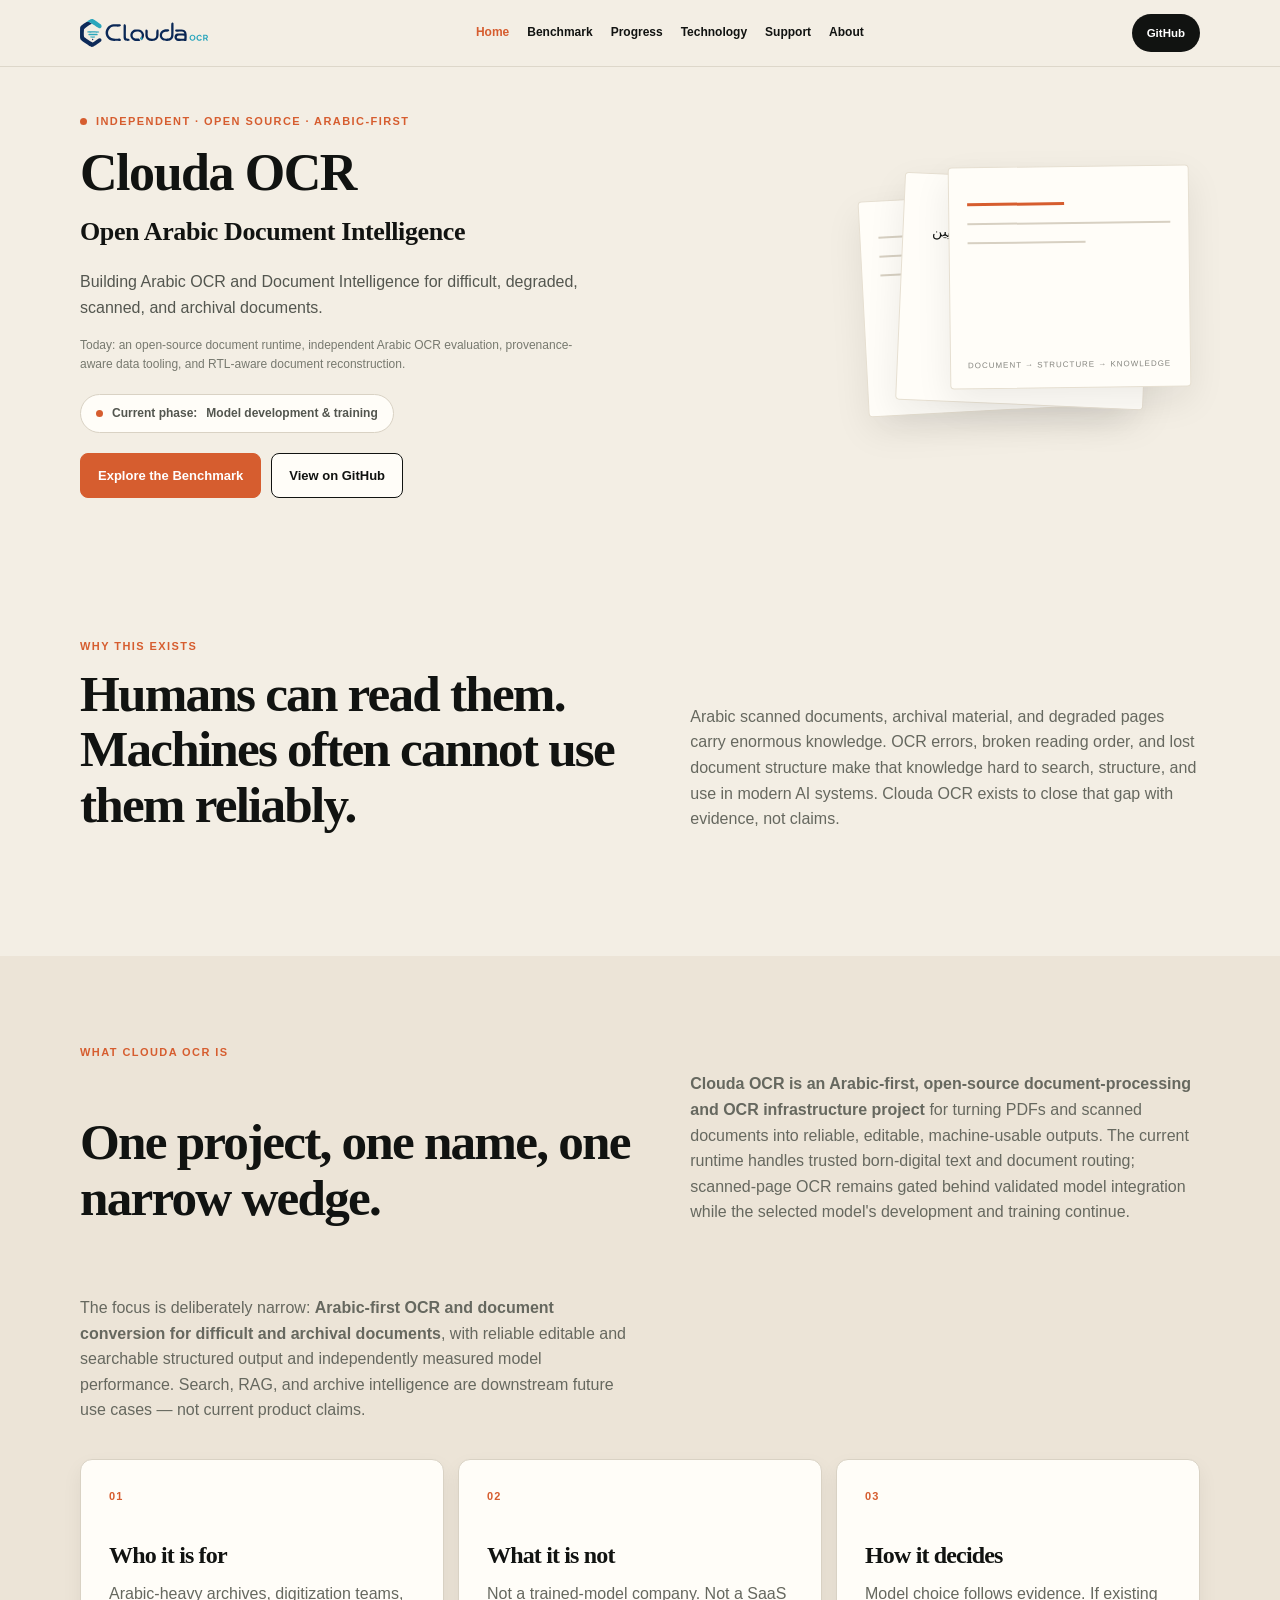
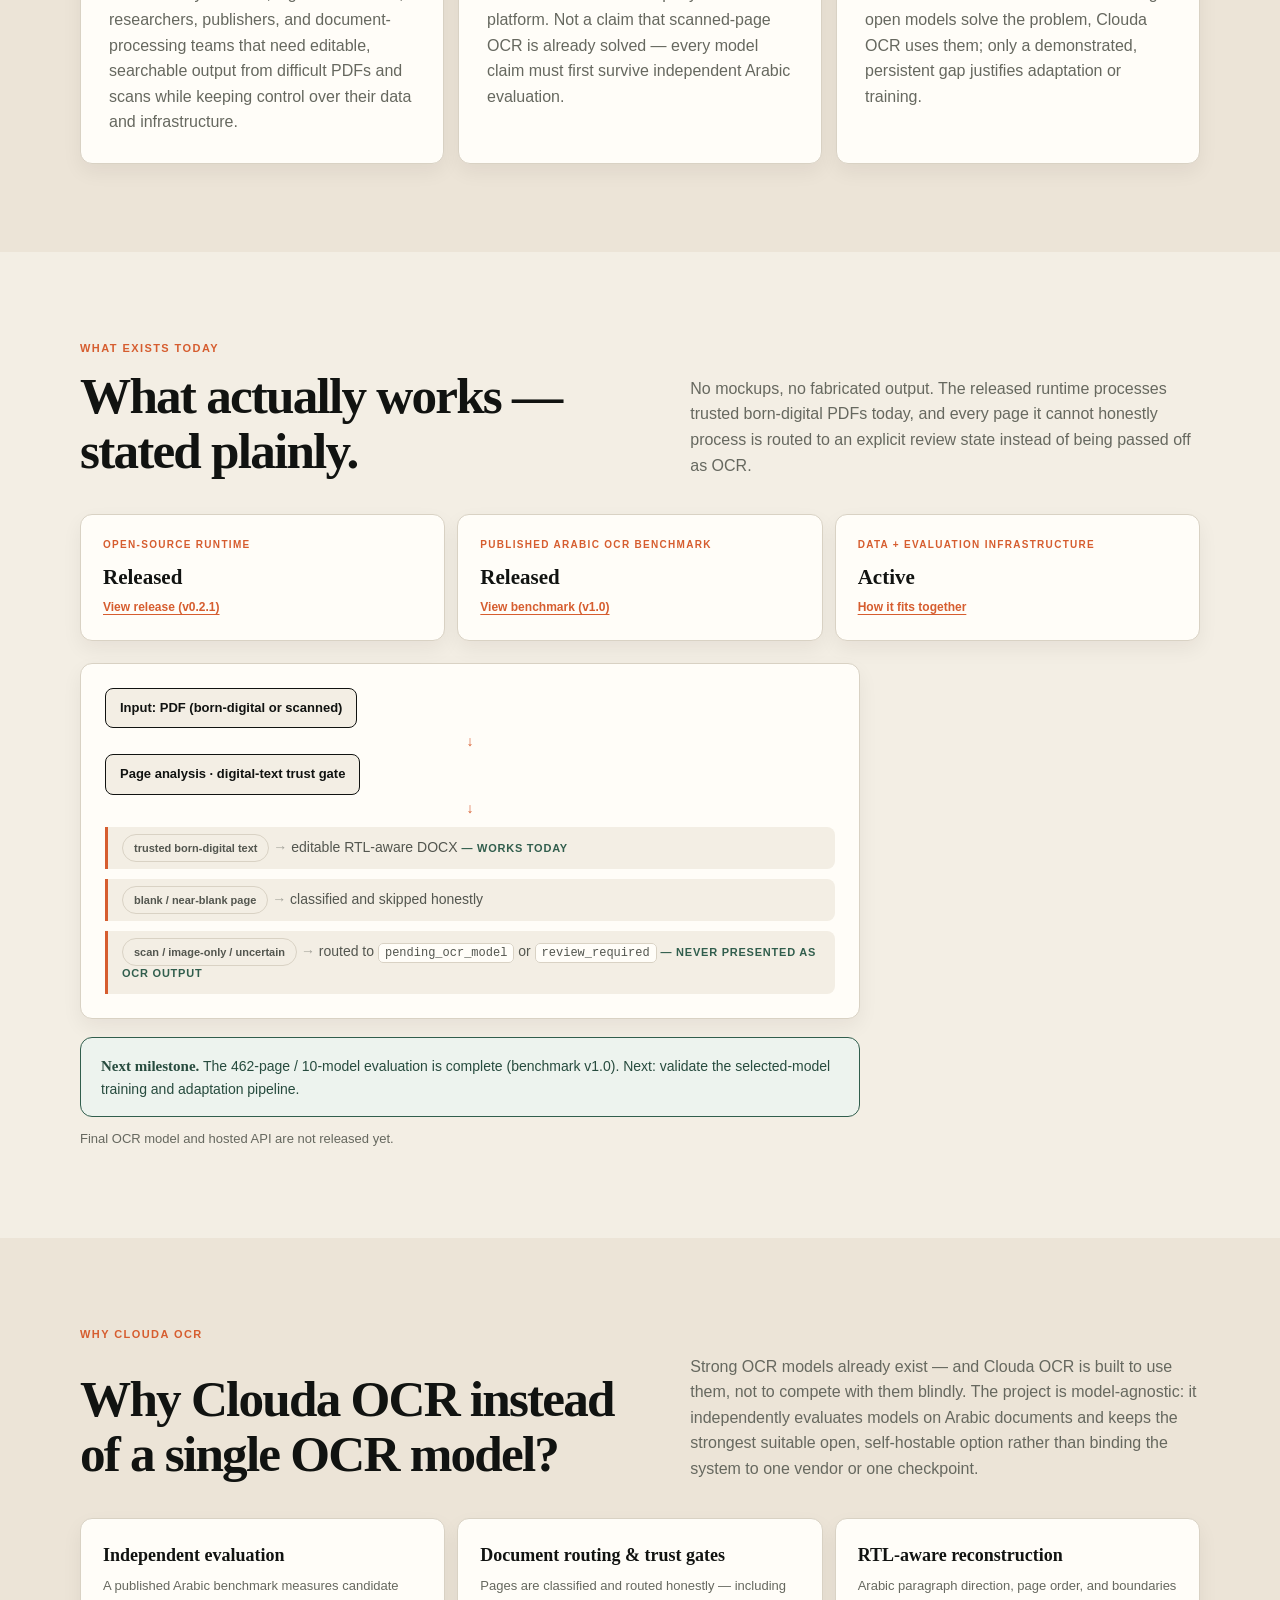
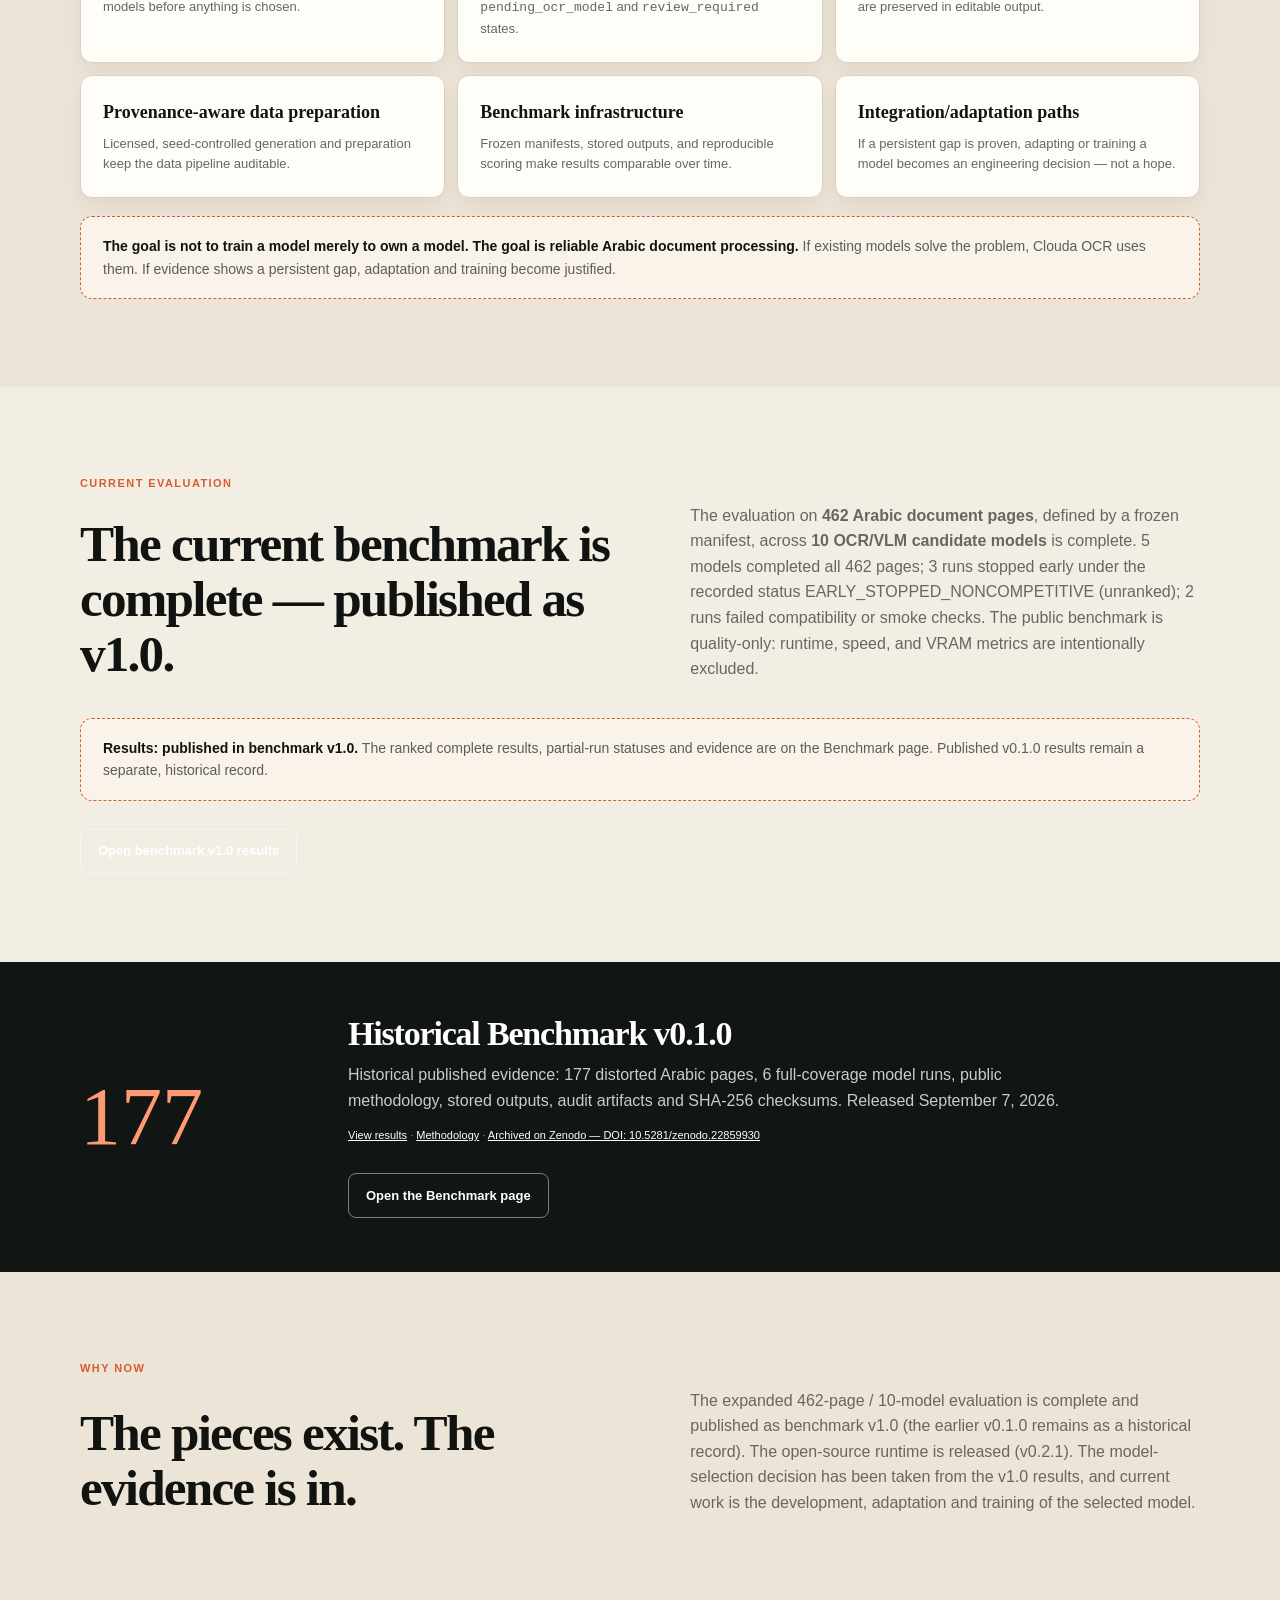
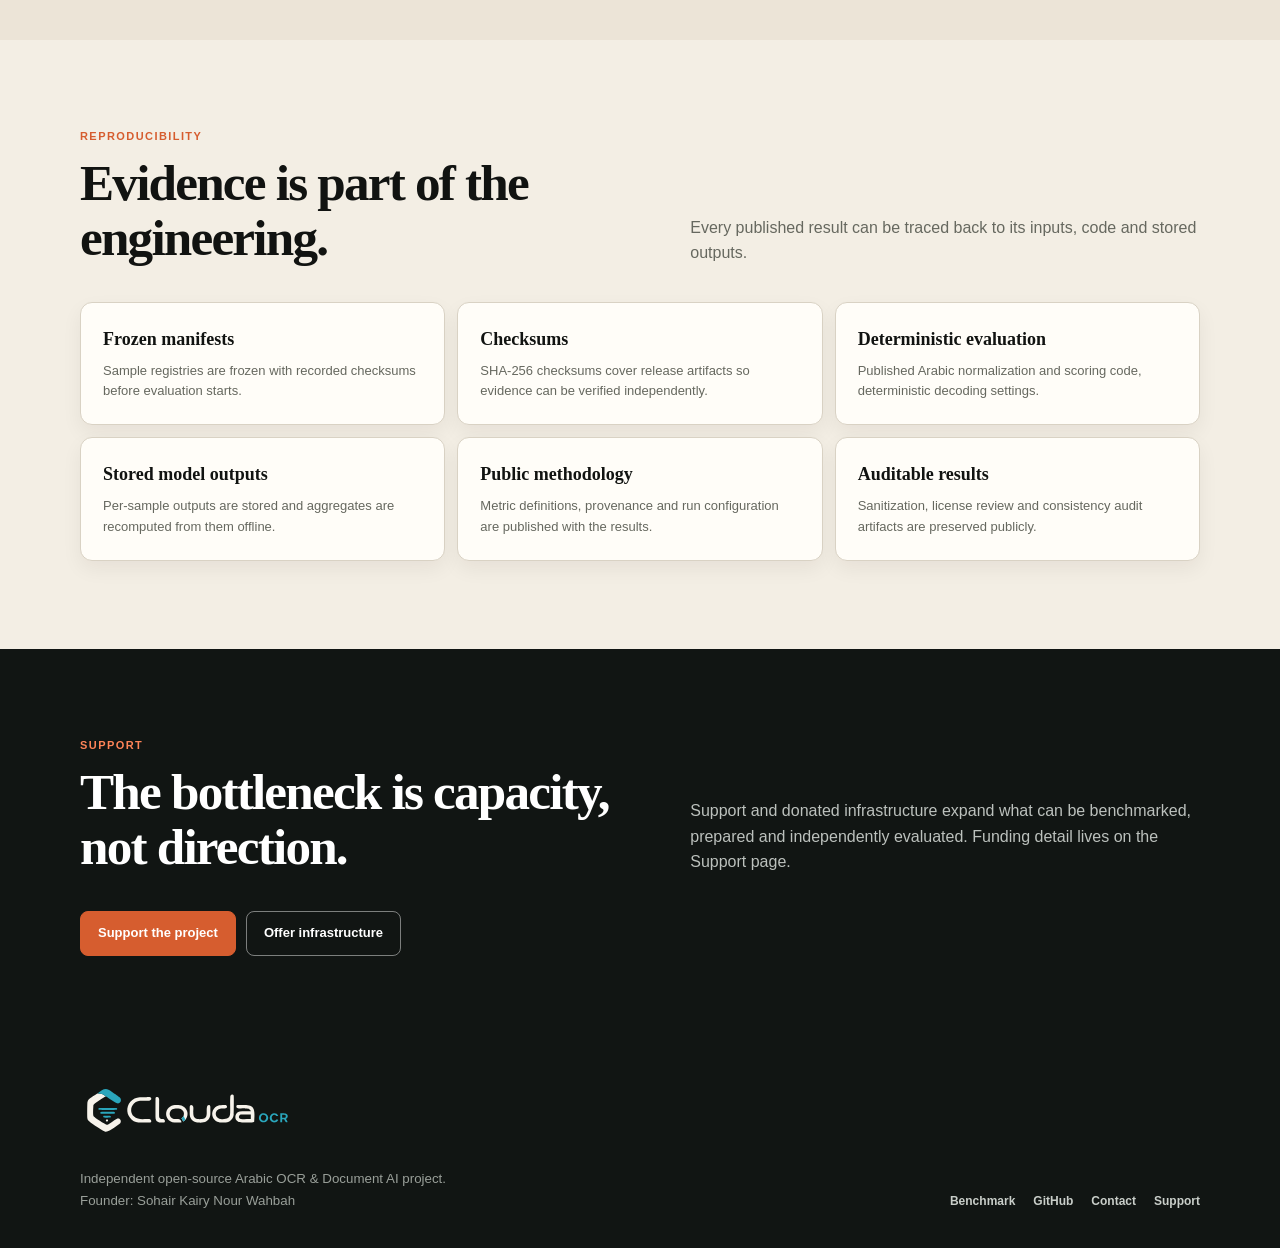
<file: index.html>
<!doctype html>
<html lang="en">
<head>
<meta charset="utf-8">
<meta name="viewport" content="width=device-width,initial-scale=1">
<title>Clouda OCR — Open Arabic Document Intelligence</title>
<meta name="description" content="Clouda OCR is an Arabic-first, open-source document-processing and OCR infrastructure project: a released open-source runtime, an independent Arabic OCR benchmark, and evidence-driven model selection.">
<meta property="og:title" content="Clouda OCR — Open Arabic Document Intelligence">
<meta property="og:description" content="Building Arabic OCR and Document Intelligence for difficult, degraded, scanned, and archival documents — on a released open-source runtime and an independent Arabic OCR benchmark.">
<meta property="og:type" content="website">
<meta property="og:site_name" content="Clouda OCR">
<link rel="canonical" href="https://cloudaocr.xyz/">
<link rel="icon" type="image/png" sizes="32x32" href="assets/favicon-32.png">
<link rel="apple-touch-icon" sizes="180x180" href="assets/favicon-180.png">
<meta property="og:image" content="https://cloudaocr.xyz/assets/social-preview.jpg">
<meta property="og:image:width" content="1200">
<meta property="og:image:height" content="630">
<meta name="twitter:card" content="summary_large_image">
<meta name="twitter:image" content="https://cloudaocr.xyz/assets/social-preview.jpg">
<link rel="stylesheet" href="styles.css">
<script defer src="site.js"></script>
</head>
<body>
<nav>
  <div class="wrap navin">
    <a class="brand brand-logo" href="index.html" aria-label="Clouda OCR home"><img src="assets/logo-main.svg" alt="Clouda OCR"></a>
    <div class="links">
      <a class="active" aria-current="page" href="index.html">Home</a>
      <a class="" href="benchmark.html">Benchmark</a>
      <a class="" href="progress.html">Progress</a>
      <a class="" href="technology.html">Technology</a>
      <a class="" href="support.html">Support</a>
      <a class="" href="about.html">About</a>
    </div>
    <a class="navcta" href="https://github.com/sahrasayed3-crypto/clouda-ocr" target="_blank" rel="noopener noreferrer">GitHub</a>
    <button class="mobile-menu-btn" aria-label="Open navigation" aria-expanded="false"><span></span><span></span><span></span></button>
    <div class="mobile-menu">
      <a href="index.html">Home</a>
      <a href="benchmark.html">Benchmark</a>
      <a href="progress.html">Progress</a>
      <a href="technology.html">Technology</a>
      <a href="support.html">Support</a>
      <a href="about.html">About</a>
      <a class="support-link" href="https://github.com/sahrasayed3-crypto/clouda-ocr" target="_blank" rel="noopener noreferrer">GitHub</a>
    </div>
  </div>
</nav>

<header class="hero">
  <div class="wrap herogrid">
    <div>
      <div class="eyebrow"><i></i>Independent · Open Source · Arabic-First</div>
      <h1>Clouda OCR</h1>
      <p class="subtitle">Open Arabic Document Intelligence</p>
      <p class="lead">Building Arabic OCR and Document Intelligence for difficult, degraded, scanned, and archival documents.</p>
      <div class="micro">Today: an open-source document runtime, independent Arabic OCR evaluation, provenance-aware data tooling, and RTL-aware document reconstruction.</div>
      <div class="phase-chip"><i></i>Current phase: <strong data-status="project_phase">Model development &amp; training</strong></div>
      <div class="actions">
        <a class="btn primary" href="benchmark.html">Explore the Benchmark</a>
        <a class="btn light" href="https://github.com/sahrasayed3-crypto/clouda-ocr" target="_blank" rel="noopener noreferrer">View on GitHub</a>
      </div>
    </div>
    <div class="docstack">
      <div class="sheet a"><div class="rule"></div><div class="rule short"></div><div class="rule"></div></div>
      <div class="sheet b"><div class="arabic" lang="ar" dir="rtl">المعرفة العربية موجودة في ملايين الصفحات والكتب والوثائق، لكن الوصول الآلي إليها ما زال صعبًا.</div></div>
      <div class="sheet c"><div class="rule orange"></div><div class="rule"></div><div class="rule short"></div><span class="corner">document → structure → knowledge</span></div>
    </div>
  </div>
</header>

<section>
  <div class="wrap">
    <div class="kicker">Why this exists</div>
    <div class="sectionhead">
      <h2>Humans can read them. Machines often cannot use them reliably.</h2>
      <p>Arabic scanned documents, archival material, and degraded pages carry enormous knowledge. OCR errors, broken reading order, and lost document structure make that knowledge hard to search, structure, and use in modern AI systems. Clouda OCR exists to close that gap with evidence, not claims.</p>
    </div>
  </div>
</section>

<section class="progress">
  <div class="wrap">
    <div class="kicker">What Clouda OCR is</div>
    <div class="sectionhead">
      <h2>One project, one name, one narrow wedge.</h2>
      <p><strong>Clouda OCR is an Arabic-first, open-source document-processing and OCR infrastructure project</strong> for turning PDFs and scanned documents into reliable, editable, machine-usable outputs. The current runtime handles trusted born-digital text and document routing; scanned-page OCR remains gated behind validated model integration while the selected model's development and training continue.</p>
      <p style="margin-top:12px">The focus is deliberately narrow: <strong>Arabic-first OCR and document conversion for difficult and archival documents</strong>, with reliable editable and searchable structured output and independently measured model performance. Search, RAG, and archive intelligence are downstream future use cases — not current product claims.</p>
    </div>
    <div class="cards3">
      <div class="card"><div class="num">01</div><h3>Who it is for</h3><p>Arabic-heavy archives, digitization teams, researchers, publishers, and document-processing teams that need editable, searchable output from difficult PDFs and scans while keeping control over their data and infrastructure.</p></div>
      <div class="card"><div class="num">02</div><h3>What it is not</h3><p>Not a trained-model company. Not a SaaS platform. Not a claim that scanned-page OCR is already solved — every model claim must first survive independent Arabic evaluation.</p></div>
      <div class="card"><div class="num">03</div><h3>How it decides</h3><p>Model choice follows evidence. If existing open models solve the problem, Clouda OCR uses them; only a demonstrated, persistent gap justifies adaptation or training.</p></div>
    </div>
  </div>
</section>

<section>
  <div class="wrap">
    <div class="kicker">What exists today</div>
    <div class="sectionhead">
      <h2>What actually works — stated plainly.</h2>
      <p>No mockups, no fabricated output. The released runtime processes trusted born-digital PDFs today, and every page it cannot honestly process is routed to an explicit review state instead of being passed off as OCR.</p>
    </div>
    <div class="status-grid">
      <div class="status-card">
        <span class="kick">Open-source runtime</span>
        <strong>Released</strong>
        <a class="releaselink" href="https://github.com/sahrasayed3-crypto/clouda-ocr/releases/tag/v0.2.1" target="_blank" rel="noopener noreferrer">View release (v0.2.1)</a>
      </div>
      <div class="status-card">
        <span class="kick">Published Arabic OCR benchmark</span>
        <strong>Released</strong>
        <a class="releaselink" href="benchmark.html">View benchmark (v1.0)</a>
      </div>
      <div class="status-card">
        <span class="kick">Data + evaluation infrastructure</span>
        <strong>Active</strong>
        <a class="releaselink" href="technology.html">How it fits together</a>
      </div>
    </div>
    <div class="pipeline">
      <div class="pipe-node">Input: PDF (born-digital or scanned)</div>
      <div class="pipe-arrow">↓</div>
      <div class="pipe-node">Page analysis · digital-text trust gate</div>
      <div class="pipe-arrow">↓</div>
      <div class="pipe-branch">
        <div class="pipe-branch-item"><span class="pill">trusted born-digital text</span> <span class="arrow">→</span> editable RTL-aware DOCX <em>— works today</em></div>
        <div class="pipe-branch-item"><span class="pill">blank / near-blank page</span> <span class="arrow">→</span> classified and skipped honestly</div>
        <div class="pipe-branch-item"><span class="pill">scan / image-only / uncertain</span> <span class="arrow">→</span> routed to <code>pending_ocr_model</code> or <code>review_required</code> <em>— never presented as OCR output</em></div>
      </div>
    </div>
    <div class="nextmilestone">
      <b>Next milestone.</b> The <span data-status="current_benchmark.pages">462</span>-page / <span data-status="current_benchmark.models">10</span>-model evaluation is complete (benchmark v1.0). Next: validate the selected-model training and adaptation pipeline.
    </div>
    <p class="quietline">Final OCR model and hosted API are not released yet.</p>
  </div>
</section>

<section class="progress">
  <div class="wrap">
    <div class="kicker">Why Clouda OCR</div>
    <div class="sectionhead">
      <h2>Why Clouda OCR instead of a single OCR model?</h2>
      <p>Strong OCR models already exist — and Clouda OCR is built to use them, not to compete with them blindly. The project is model-agnostic: it independently evaluates models on Arabic documents and keeps the strongest suitable open, self-hostable option rather than binding the system to one vendor or one checkpoint.</p>
    </div>
    <div class="mini-grid">
      <div class="mini-card"><b>Independent evaluation</b><span>A published Arabic benchmark measures candidate models before anything is chosen.</span></div>
      <div class="mini-card"><b>Document routing &amp; trust gates</b><span>Pages are classified and routed honestly — including <code>pending_ocr_model</code> and <code>review_required</code> states.</span></div>
      <div class="mini-card"><b>RTL-aware reconstruction</b><span>Arabic paragraph direction, page order, and boundaries are preserved in editable output.</span></div>
      <div class="mini-card"><b>Provenance-aware data preparation</b><span>Licensed, seed-controlled generation and preparation keep the data pipeline auditable.</span></div>
      <div class="mini-card"><b>Benchmark infrastructure</b><span>Frozen manifests, stored outputs, and reproducible scoring make results comparable over time.</span></div>
      <div class="mini-card"><b>Integration/adaptation paths</b><span>If a persistent gap is proven, adapting or training a model becomes an engineering decision — not a hope.</span></div>
    </div>
    <div class="results-banner" style="margin-top:18px"><strong>The goal is not to train a model merely to own a model. The goal is reliable Arabic document processing.</strong> If existing models solve the problem, Clouda OCR uses them. If evidence shows a persistent gap, adaptation and training become justified.</div>
  </div>
</section>

<section>
  <div class="wrap">
    <div class="kicker">Current evaluation</div>
    <div class="sectionhead">
      <h2>The current benchmark is complete — published as v1.0.</h2>
      <p>The evaluation on <strong><span data-status="current_benchmark.pages">462</span> Arabic document pages</strong>, defined by a frozen manifest, across <strong><span data-status="current_benchmark.models">10</span> OCR/VLM candidate models</strong> is complete. <span data-status="current_benchmark.models_completed">5</span> models completed all 462 pages; <span data-status="current_benchmark.partial_runs">3</span> runs stopped early under the recorded status EARLY_STOPPED_NONCOMPETITIVE (unranked); <span data-status="current_benchmark.failed_runs">2</span> runs failed compatibility or smoke checks. The public benchmark is quality-only: runtime, speed, and VRAM metrics are intentionally excluded.</p>
    </div>
    <div class="results-banner"><strong>Results: published in benchmark v1.0.</strong> The ranked complete results, partial-run statuses and evidence are on the <a href="benchmark.html#current-evaluation">Benchmark page</a>. Published v0.1.0 results remain a separate, historical record.</div>
    <div class="actions"><a class="btn ghost" href="benchmark.html#current-evaluation">Open benchmark v1.0 results</a></div>
  </div>
</section>

<section class="proof">
  <div class="wrap proofgrid">
    <div class="bigstat"><span data-status="published_benchmark.pages">177</span></div>
    <div>
      <h2>Historical Benchmark v0.1.0</h2>
      <p>Historical published evidence: <span data-status="published_benchmark.pages">177</span> distorted Arabic pages, <span data-status="published_benchmark.models_full_coverage">6</span> full-coverage model runs, public methodology, stored outputs, audit artifacts and SHA-256 checksums. Released <span data-status="published_benchmark.released">September 7, 2026</span>.</p>
      <div class="source"><a href="https://github.com/sahrasayed3-crypto/clouda-ocr-benchmark/blob/main/RESULTS.md" target="_blank" rel="noopener noreferrer">View results</a> · <a href="https://github.com/sahrasayed3-crypto/clouda-ocr-benchmark/blob/main/METHODOLOGY.md" target="_blank" rel="noopener noreferrer">Methodology</a> · <a href="https://doi.org/10.5281/zenodo.22859930" target="_blank" rel="noopener noreferrer">Archived on Zenodo — DOI: <span data-status="published_benchmark.doi">10.5281/zenodo.22859930</span></a></div>
      <div class="actions"><a class="btn ghost" href="benchmark.html#published-benchmark">Open the Benchmark page</a></div>
    </div>
  </div>
</section>

<section class="progress">
  <div class="wrap">
    <div class="kicker">Why now</div>
    <div class="sectionhead">
      <h2>The pieces exist. The evidence is in.</h2>
      <p>The expanded <span data-status="current_benchmark.pages">462</span>-page / <span data-status="current_benchmark.models">10</span>-model evaluation is complete and published as benchmark v1.0 (the earlier v0.1.0 remains as a historical record). The open-source runtime is released (v0.2.1). The model-selection decision has been taken from the v1.0 results, and current work is the development, adaptation and training of the selected model.</p>
    </div>
  </div>
</section>

<section>
  <div class="wrap">
    <div class="kicker">Reproducibility</div>
    <div class="sectionhead">
      <h2>Evidence is part of the engineering.</h2>
      <p>Every published result can be traced back to its inputs, code and stored outputs.</p>
    </div>
    <div class="mini-grid">
      <div class="mini-card"><b>Frozen manifests</b><span>Sample registries are frozen with recorded checksums before evaluation starts.</span></div>
      <div class="mini-card"><b>Checksums</b><span>SHA-256 checksums cover release artifacts so evidence can be verified independently.</span></div>
      <div class="mini-card"><b>Deterministic evaluation</b><span>Published Arabic normalization and scoring code, deterministic decoding settings.</span></div>
      <div class="mini-card"><b>Stored model outputs</b><span>Per-sample outputs are stored and aggregates are recomputed from them offline.</span></div>
      <div class="mini-card"><b>Public methodology</b><span>Metric definitions, provenance and run configuration are published with the results.</span></div>
      <div class="mini-card"><b>Auditable results</b><span>Sanitization, license review and consistency audit artifacts are preserved publicly.</span></div>
    </div>
  </div>
</section>

<section class="scale">
  <div class="wrap">
    <div class="kicker">Support</div>
    <div class="sectionhead">
      <h2>The bottleneck is capacity, not direction.</h2>
      <p>Support and donated infrastructure expand what can be benchmarked, prepared and independently evaluated. Funding detail lives on the Support page.</p>
    </div>
    <div class="actions">
      <a class="btn primary" href="support.html#financial-support">Support the project</a>
      <a class="btn ghost" href="support.html#infrastructure-support">Offer infrastructure</a>
    </div>
  </div>
</section>

<footer>
  <div class="wrap foot">
    <div>
      <a class="footer-logo" href="index.html" aria-label="Clouda OCR home"><img src="assets/logo-dark.svg" alt="Clouda OCR"></a>
      <small>Independent open-source Arabic OCR &amp; Document AI project.<br>Founder: Sohair Kairy Nour Wahbah</small>
    </div>
    <div class="footlinks">
      <a href="benchmark.html">Benchmark</a>
      <a href="https://github.com/sahrasayed3-crypto/clouda-ocr" target="_blank" rel="noopener noreferrer">GitHub</a>
      <a data-contact-type="general" href="https://mail.google.com/mail/?view=cm&fs=1&to=contact%40cloudaocr.xyz&su=Clouda+OCR+%E2%80%94+General+Inquiry&body=Hello%2C%0A%0AI%27m+contacting+Clouda+OCR+regarding+a+general+inquiry.%0A%0ADetails%3A%0A%0A" target="_blank" rel="noopener noreferrer">Contact</a>
      <a href="support.html#financial-support">Support</a>
    </div>
  </div>
</footer>
</body>
</html>
</file>
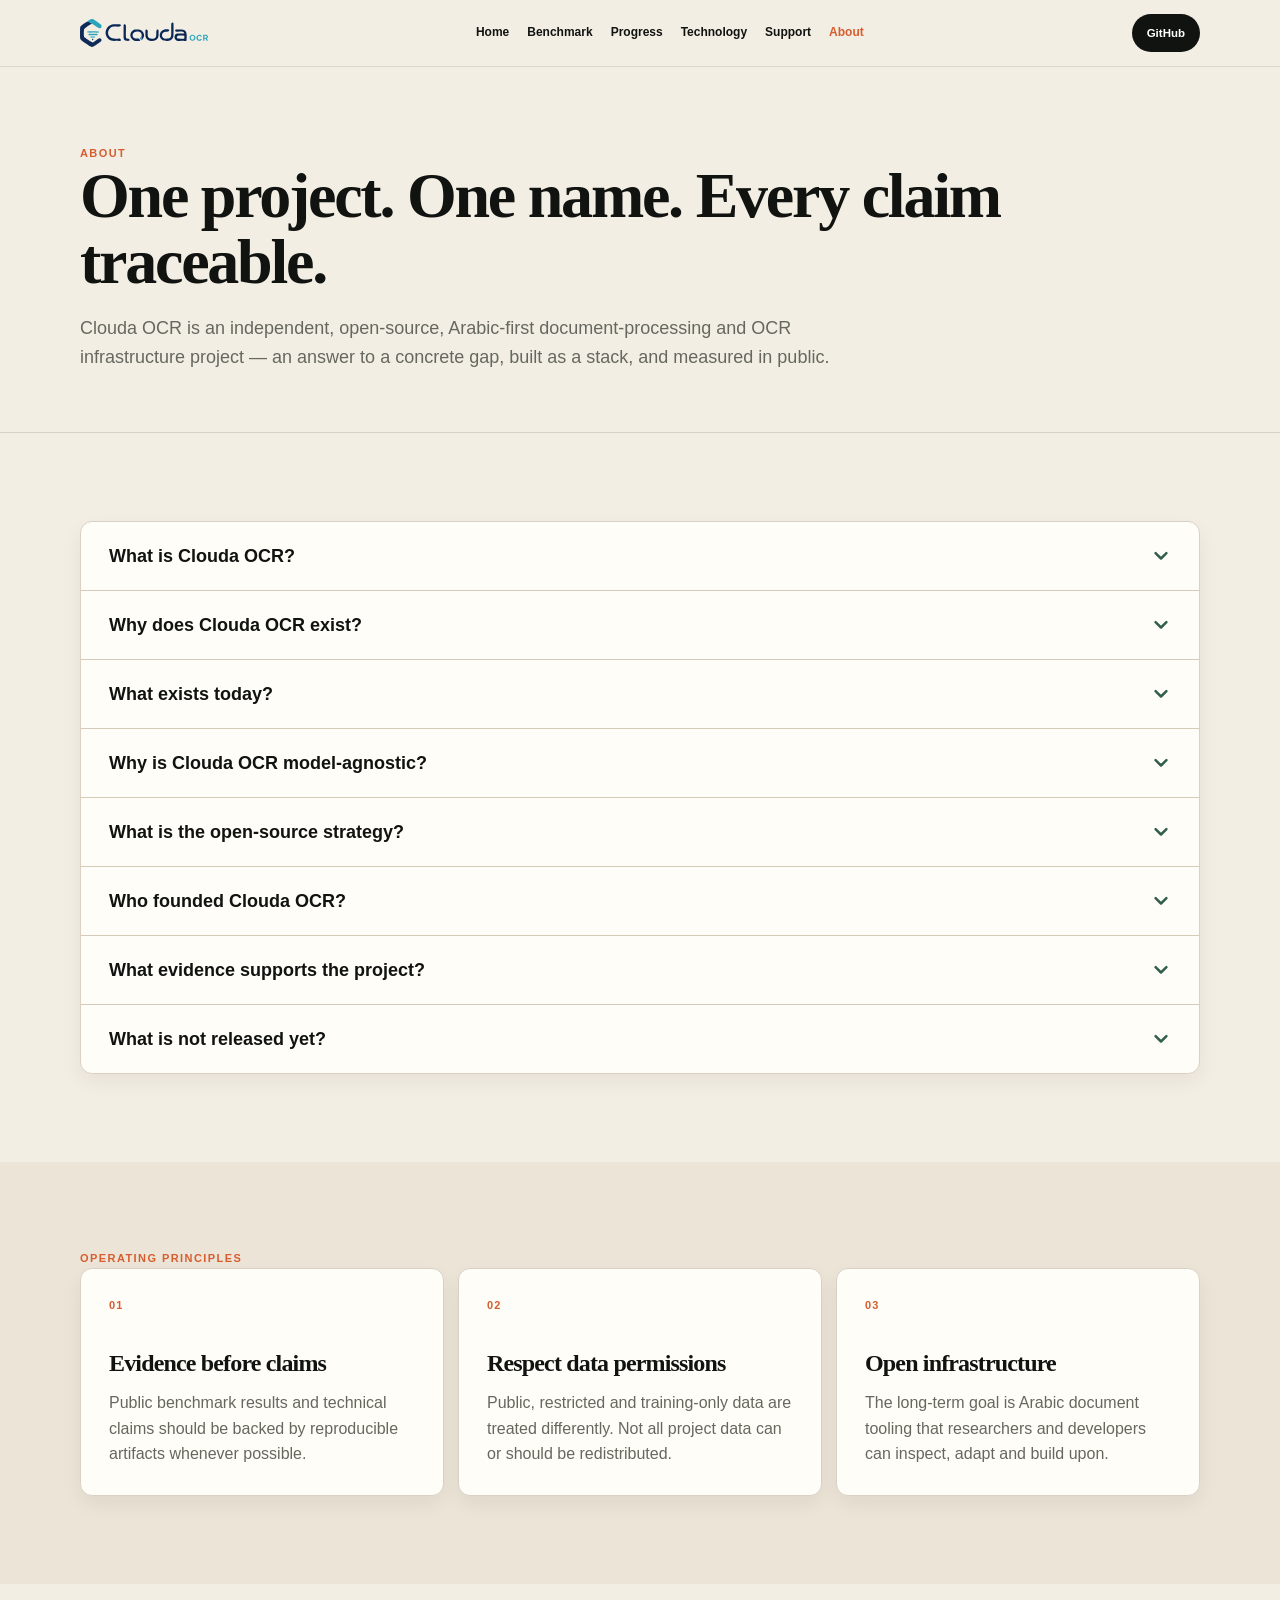
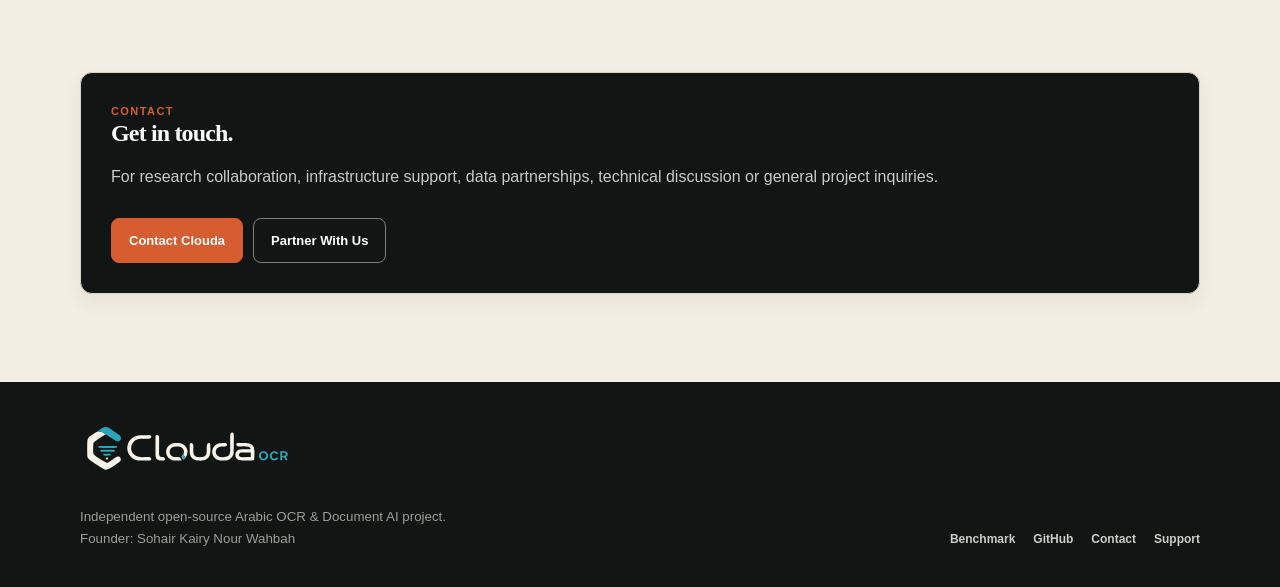
<file: about.html>
<!doctype html>
<html lang="en">
<head>
<meta charset="utf-8">
<meta name="viewport" content="width=device-width,initial-scale=1">
<title>About — Clouda OCR</title>
<meta name="description" content="What Clouda OCR is, why it exists, what exists today, why it is model-agnostic, the open-source strategy, the founder, and the separate software and benchmark evidence records.">
<meta property="og:title" content="About — Clouda OCR">
<meta property="og:description" content="What Clouda OCR is, why it exists, what exists today, why it is model-agnostic, the open-source strategy, the founder, and the separate software and benchmark evidence records.">
<meta property="og:type" content="website">
<meta property="og:site_name" content="Clouda OCR">
<link rel="canonical" href="https://cloudaocr.xyz/about.html">
<link rel="icon" type="image/png" sizes="32x32" href="assets/favicon-32.png">
<link rel="apple-touch-icon" sizes="180x180" href="assets/favicon-180.png">
<meta property="og:image" content="https://cloudaocr.xyz/assets/social-preview.jpg">
<meta property="og:image:width" content="1200">
<meta property="og:image:height" content="630">
<meta name="twitter:card" content="summary_large_image">
<meta name="twitter:image" content="https://cloudaocr.xyz/assets/social-preview.jpg">
<link rel="stylesheet" href="styles.css">
<script defer src="site.js"></script>
</head>
<body>
<nav>
  <div class="wrap navin">
    <a class="brand brand-logo" href="index.html" aria-label="Clouda OCR home"><img src="assets/logo-main.svg" alt="Clouda OCR"></a>
    <div class="links">
      <a class="" href="index.html">Home</a>
      <a class="" href="benchmark.html">Benchmark</a>
      <a class="" href="progress.html">Progress</a>
      <a class="" href="technology.html">Technology</a>
      <a class="" href="support.html">Support</a>
      <a class="active" aria-current="page" href="about.html">About</a>
    </div>
    <a class="navcta" href="https://github.com/sahrasayed3-crypto/clouda-ocr" target="_blank" rel="noopener noreferrer">GitHub</a>
    <button class="mobile-menu-btn" aria-label="Open navigation" aria-expanded="false"><span></span><span></span><span></span></button>
    <div class="mobile-menu">
      <a href="index.html">Home</a>
      <a href="benchmark.html">Benchmark</a>
      <a href="progress.html">Progress</a>
      <a href="technology.html">Technology</a>
      <a href="support.html">Support</a>
      <a href="about.html">About</a>
      <a class="support-link" href="https://github.com/sahrasayed3-crypto/clouda-ocr" target="_blank" rel="noopener noreferrer">GitHub</a>
    </div>
  </div>
</nav>

<header class="page-hero">
  <div class="wrap">
    <div class="kicker">About</div>
    <h1>One project. One name. Every claim traceable.</h1>
    <p>Clouda OCR is an independent, open-source, Arabic-first document-processing and OCR infrastructure project — an answer to a concrete gap, built as a stack, and measured in public.</p>
  </div>
</header>

<section>
  <div class="wrap">
    <div class="about-faq">

      <details class="about-accordion">
        <summary>
          <span class="accordion-q">What is Clouda OCR?</span>
          <svg class="accordion-icon" aria-hidden="true" viewBox="0 0 24 24" width="20" height="20" fill="none" stroke="currentColor" stroke-width="3" stroke-linecap="round" stroke-linejoin="round"><polyline points="5.5 8.5 12 15 18.5 8.5"/></svg>
        </summary>
        <div class="accordion-answer">
          <p style="color:var(--muted);margin:0;max-width:820px">An Arabic-first, open-source document-processing and OCR infrastructure project for turning PDFs and scanned documents into reliable, editable, machine-usable outputs. The current runtime handles trusted born-digital text and document routing; scanned-page OCR remains gated behind validated model integration while the selected model's development and training continue. It is built first for Arabic-heavy archives, digitization teams, researchers, publishers, and document-processing teams that need editable, searchable output from difficult PDFs and scans while keeping control over their data and infrastructure.</p>
        </div>
      </details>

      <details class="about-accordion">
        <summary>
          <span class="accordion-q">Why does Clouda OCR exist?</span>
          <svg class="accordion-icon" aria-hidden="true" viewBox="0 0 24 24" width="20" height="20" fill="none" stroke="currentColor" stroke-width="3" stroke-linecap="round" stroke-linejoin="round"><polyline points="5.5 8.5 12 15 18.5 8.5"/></svg>
        </summary>
        <div class="accordion-answer">
          <p style="color:var(--muted);margin:0;max-width:820px">Arabic documents — books, records, archives — are full of knowledge that machines cannot reliably use: OCR errors, broken reading order, lost page context. Generic pipelines silently fail on RTL text and degraded scans. Clouda OCR takes the opposite approach: make every capability explicit, measure models independently, and never present an unverified guess as document text. The project is self-hostable by design, so teams keep control of their documents and infrastructure.</p>
        </div>
      </details>

      <details class="about-accordion">
        <summary>
          <span class="accordion-q">What exists today?</span>
          <svg class="accordion-icon" aria-hidden="true" viewBox="0 0 24 24" width="20" height="20" fill="none" stroke="currentColor" stroke-width="3" stroke-linecap="round" stroke-linejoin="round"><polyline points="5.5 8.5 12 15 18.5 8.5"/></svg>
        </summary>
        <div class="accordion-answer">
          <p style="margin:0 0 12px"><span class="badge green">Verified</span></p>
          <ul style="margin:0;padding-left:20px;color:var(--muted)">
            <li style="margin:8px 0"><b>Open-source runtime</b> — released as <a href="https://github.com/sahrasayed3-crypto/clouda-ocr/releases/tag/v0.2.1" target="_blank" rel="noopener noreferrer">v0.2.1</a> (Apache-2.0): trusted born-digital PDF-to-DOCX conversion, page-level trust gate, honest routing states, RTL-aware output.</li>
            <li style="margin:8px 0"><b>Published Arabic OCR benchmarks</b> — current: model-selection benchmark v1.0 (462 Arabic document pages, 10 candidate models); earlier/historical: v0.1.0 (177 distorted Arabic pages, 6 full-coverage models), separate DOI (<a href="benchmark.html">benchmark page</a>).</li>
            <li style="margin:8px 0"><b>Data + evaluation infrastructure</b> — deterministic generation/degradation, provenance and licensing classification, reproducible scoring.</li>
            <li style="margin:8px 0"><b>Not yet</b> — the final trained OCR model and any hosted API/product. No paying customers or pilots are claimed; there is no traction to report yet, and the site does not dress that up.</li>
          </ul>
        </div>
      </details>

      <details class="about-accordion">
        <summary>
          <span class="accordion-q">Why is Clouda OCR model-agnostic?</span>
          <svg class="accordion-icon" aria-hidden="true" viewBox="0 0 24 24" width="20" height="20" fill="none" stroke="currentColor" stroke-width="3" stroke-linecap="round" stroke-linejoin="round"><polyline points="5.5 8.5 12 15 18.5 8.5"/></svg>
        </summary>
        <div class="accordion-answer">
          <p style="color:var(--muted);margin:0;max-width:820px">Strong OCR models already exist, and Clouda OCR does not pretend otherwise. The runtime's extraction interface and engine registry make the OCR engine a replaceable component: candidate models are measured on the Arabic benchmark, the strongest suitable open, self-hostable model gets integrated, and adaptation or training happens only if the evidence demonstrates a persistent gap. If existing models solve the problem, Clouda OCR uses them.</p>
        </div>
      </details>

      <details class="about-accordion">
        <summary>
          <span class="accordion-q">What is the open-source strategy?</span>
          <svg class="accordion-icon" aria-hidden="true" viewBox="0 0 24 24" width="20" height="20" fill="none" stroke="currentColor" stroke-width="3" stroke-linecap="round" stroke-linejoin="round"><polyline points="5.5 8.5 12 15 18.5 8.5"/></svg>
        </summary>
        <div class="accordion-answer">
          <p style="margin:0 0 12px"><span class="badge">Apache-2.0</span></p>
          <p style="color:var(--muted);margin:0;max-width:820px">Open source is the distribution model; the intended advantage is execution: Arabic-specific evaluation methodology, provenance-controlled data pipelines, benchmark history and reproducibility, document-level routing and quality gates, RTL-aware reconstruction behavior, accumulated failure cases and evaluation evidence, and integration know-how. No proprietary datasets, patents, or network effects are claimed — the moat, if it develops, is the quality of the evaluation, the data discipline, and the document pipeline, proven in public.</p>
        </div>
      </details>

      <details class="about-accordion">
        <summary>
          <span class="accordion-q">Who founded Clouda OCR?</span>
          <svg class="accordion-icon" aria-hidden="true" viewBox="0 0 24 24" width="20" height="20" fill="none" stroke="currentColor" stroke-width="3" stroke-linecap="round" stroke-linejoin="round"><polyline points="5.5 8.5 12 15 18.5 8.5"/></svg>
        </summary>
        <div class="accordion-answer">
          <p style="color:var(--muted);margin:0 0 12px;max-width:820px"><strong>Sohair Kairy Nour Wahbah</strong> — independent researcher and developer, founder and creator of Clouda OCR. This is an independent open-source project; no registered company or legal entity is claimed. Contact: <a data-contact-type="founder" href="https://mail.google.com/mail/?view=cm&fs=1&to=sohair%40cloudaocr.xyz&su=Clouda+OCR+%E2%80%94+Founder+Contact&body=Hello+Sohair%2C%0A%0AI%27m+contacting+you+regarding+Clouda+OCR.%0A%0ADetails%3A%0A%0A" target="_blank" rel="noopener noreferrer">sohair@cloudaocr.xyz</a> · general: <a data-contact-type="general" href="https://mail.google.com/mail/?view=cm&fs=1&to=contact%40cloudaocr.xyz&su=Clouda+OCR+%E2%80%94+General+Inquiry&body=Hello%2C%0A%0AI%27m+contacting+Clouda+OCR+regarding+a+general+inquiry.%0A%0ADetails%3A%0A%0A" target="_blank" rel="noopener noreferrer">contact@cloudaocr.xyz</a>.</p>
          <div class="actions" style="margin:0">
            <a data-contact-type="founder" class="btn primary" href="https://mail.google.com/mail/?view=cm&fs=1&to=sohair%40cloudaocr.xyz&su=Clouda+OCR+%E2%80%94+Founder+Contact&body=Hello+Sohair%2C%0A%0AI%27m+contacting+you+regarding+Clouda+OCR.%0A%0ADetails%3A%0A%0A" target="_blank" rel="noopener noreferrer">Contact the Founder</a>
            <a class="btn light" href="https://orcid.org/0009-0003-1237-7665" target="_blank" rel="noopener noreferrer">ORCID</a>
            <a class="btn light" href="https://www.linkedin.com/in/sohair-kairy-nour-wahbah/" target="_blank" rel="noopener noreferrer">LinkedIn</a>
          </div>
        </div>
      </details>

      <details class="about-accordion">
        <summary>
          <span class="accordion-q">What evidence supports the project?</span>
          <svg class="accordion-icon" aria-hidden="true" viewBox="0 0 24 24" width="20" height="20" fill="none" stroke="currentColor" stroke-width="3" stroke-linecap="round" stroke-linejoin="round"><polyline points="5.5 8.5 12 15 18.5 8.5"/></svg>
        </summary>
        <div class="accordion-answer">
          <div class="two-col" style="margin-top:0">
            <div class="list-card">
              <div class="kicker">Software</div>
              <h3 style="font-size:19px">Clouda OCR v0.2.1</h3>
              <p>Apache-2.0. The open-source runtime release. <span class="muted">Historical note: v0.2.0 was originally published under the release title "Clouda PDF"; the canonical name is now Clouda OCR.</span></p>
              <div class="actions">
                <a class="btn light" href="https://github.com/sahrasayed3-crypto/clouda-ocr/releases/tag/v0.2.1" target="_blank" rel="noopener noreferrer">GitHub Release</a>
                <a class="btn light" href="https://doi.org/10.5281/zenodo.22903260" target="_blank" rel="noopener noreferrer">Software DOI</a>
              </div>
              <p class="doi-line">Software DOI: <span data-status="software_release.doi">10.5281/zenodo.22903260</span> · Concept DOI: <span data-status="software_release.concept_doi">10.5281/zenodo.22880980</span></p>
            </div>
            <div class="list-card">
              <div class="kicker">Benchmark — current</div>
              <h3 style="font-size:19px">Benchmark v1.0 — Model Selection</h3>
              <p>Clouda OCR Arabic OCR Model Selection Benchmark — the primary evidence for the project's model choice. <span data-status="current_benchmark.pages">462</span> Arabic document pages, <span data-status="current_benchmark.models">10</span> OCR/VLM candidate models, <span data-status="current_benchmark.models_completed">5</span> complete ranked runs, <span data-status="current_benchmark.partial_runs">3</span> partial runs and <span data-status="current_benchmark.failed_runs">2</span> failed (incompatible or smoke) runs. Primary metric: Normalized Arabic CER. Release integrity: <span data-status="current_benchmark.checksums_verified">7,198 / 7,198</span> checksums verified.</p>
              <div class="actions">
                <a class="btn light" href="benchmark.html">Open Benchmark page</a>
                <a class="btn light" href="https://github.com/sahrasayed3-crypto/clouda-ocr-model-selection-benchmark" target="_blank" rel="noopener noreferrer">Benchmark repository</a>
              </div>
              <p class="doi-line">Historical note: the earlier benchmark v0.1.0 — <span data-status="published_benchmark.pages">177</span> distorted Arabic pages, <span data-status="published_benchmark.models_full_coverage">6</span> full-coverage models, released <span data-status="published_benchmark.released">September 7, 2026</span> — remains published as a separate historical record. DOI: <span data-status="published_benchmark.doi">10.5281/zenodo.22859930</span></p>
            </div>
          </div>
        </div>
      </details>

      <details class="about-accordion">
        <summary>
          <span class="accordion-q">What is not released yet?</span>
          <svg class="accordion-icon" aria-hidden="true" viewBox="0 0 24 24" width="20" height="20" fill="none" stroke="currentColor" stroke-width="3" stroke-linecap="round" stroke-linejoin="round"><polyline points="5.5 8.5 12 15 18.5 8.5"/></svg>
        </summary>
        <div class="accordion-answer">
          <p style="color:var(--muted);margin:0;max-width:820px">The final trained OCR model and any hosted API/product are not released yet. No paying customers or pilots are claimed, and there is no traction to report. See <a href="progress.html">Progress</a> for the current phase and next milestones.</p>
        </div>
      </details>

    </div>
  </div>
</section>

<section class="progress">
  <div class="wrap">
    <div class="kicker">Operating principles</div>
    <div class="cards3">
      <div class="card"><div class="num">01</div><h3>Evidence before claims</h3><p>Public benchmark results and technical claims should be backed by reproducible artifacts whenever possible.</p></div>
      <div class="card"><div class="num">02</div><h3>Respect data permissions</h3><p>Public, restricted and training-only data are treated differently. Not all project data can or should be redistributed.</p></div>
      <div class="card"><div class="num">03</div><h3>Open infrastructure</h3><p>The long-term goal is Arabic document tooling that researchers and developers can inspect, adapt and build upon.</p></div>
    </div>
  </div>
</section>

<section>
  <div class="wrap">
    <div class="contact-card">
      <div class="kicker">Contact</div>
      <h3>Get in touch.</h3>
      <p>For research collaboration, infrastructure support, data partnerships, technical discussion or general project inquiries.</p>
      <div class="actions">
        <a data-contact-type="general" class="btn primary" href="https://mail.google.com/mail/?view=cm&fs=1&to=contact%40cloudaocr.xyz&su=Clouda+OCR+%E2%80%94+General+Inquiry&body=Hello%2C%0A%0AI%27m+contacting+Clouda+OCR+regarding+a+general+inquiry.%0A%0ADetails%3A%0A%0A" target="_blank" rel="noopener noreferrer">Contact Clouda</a>
        <a data-contact-type="partnership" class="btn ghost" href="https://mail.google.com/mail/?view=cm&fs=1&to=contact%40cloudaocr.xyz&su=Clouda+OCR+%E2%80%94+Partnership+Inquiry&body=Hello%2C%0A%0AI%27m+contacting+Clouda+OCR+regarding+a+potential+partnership+or+collaboration.%0A%0AOrganization%3A%0APurpose%3A%0ADetails%3A%0A%0A" target="_blank" rel="noopener noreferrer">Partner With Us</a>
      </div>
    </div>
  </div>
</section>

<footer>
  <div class="wrap foot">
    <div>
      <a class="footer-logo" href="index.html" aria-label="Clouda OCR home"><img src="assets/logo-dark.svg" alt="Clouda OCR"></a>
      <small>Independent open-source Arabic OCR &amp; Document AI project.<br>Founder: Sohair Kairy Nour Wahbah</small>
    </div>
    <div class="footlinks">
      <a href="benchmark.html">Benchmark</a>
      <a href="https://github.com/sahrasayed3-crypto/clouda-ocr" target="_blank" rel="noopener noreferrer">GitHub</a>
      <a data-contact-type="general" href="https://mail.google.com/mail/?view=cm&fs=1&to=contact%40cloudaocr.xyz&su=Clouda+OCR+%E2%80%94+General+Inquiry&body=Hello%2C%0A%0AI%27m+contacting+Clouda+OCR+regarding+a+general+inquiry.%0A%0ADetails%3A%0A%0A" target="_blank" rel="noopener noreferrer">Contact</a>
      <a href="support.html#financial-support">Support</a>
    </div>
  </div>
</footer>
</body>
</html>
</file>
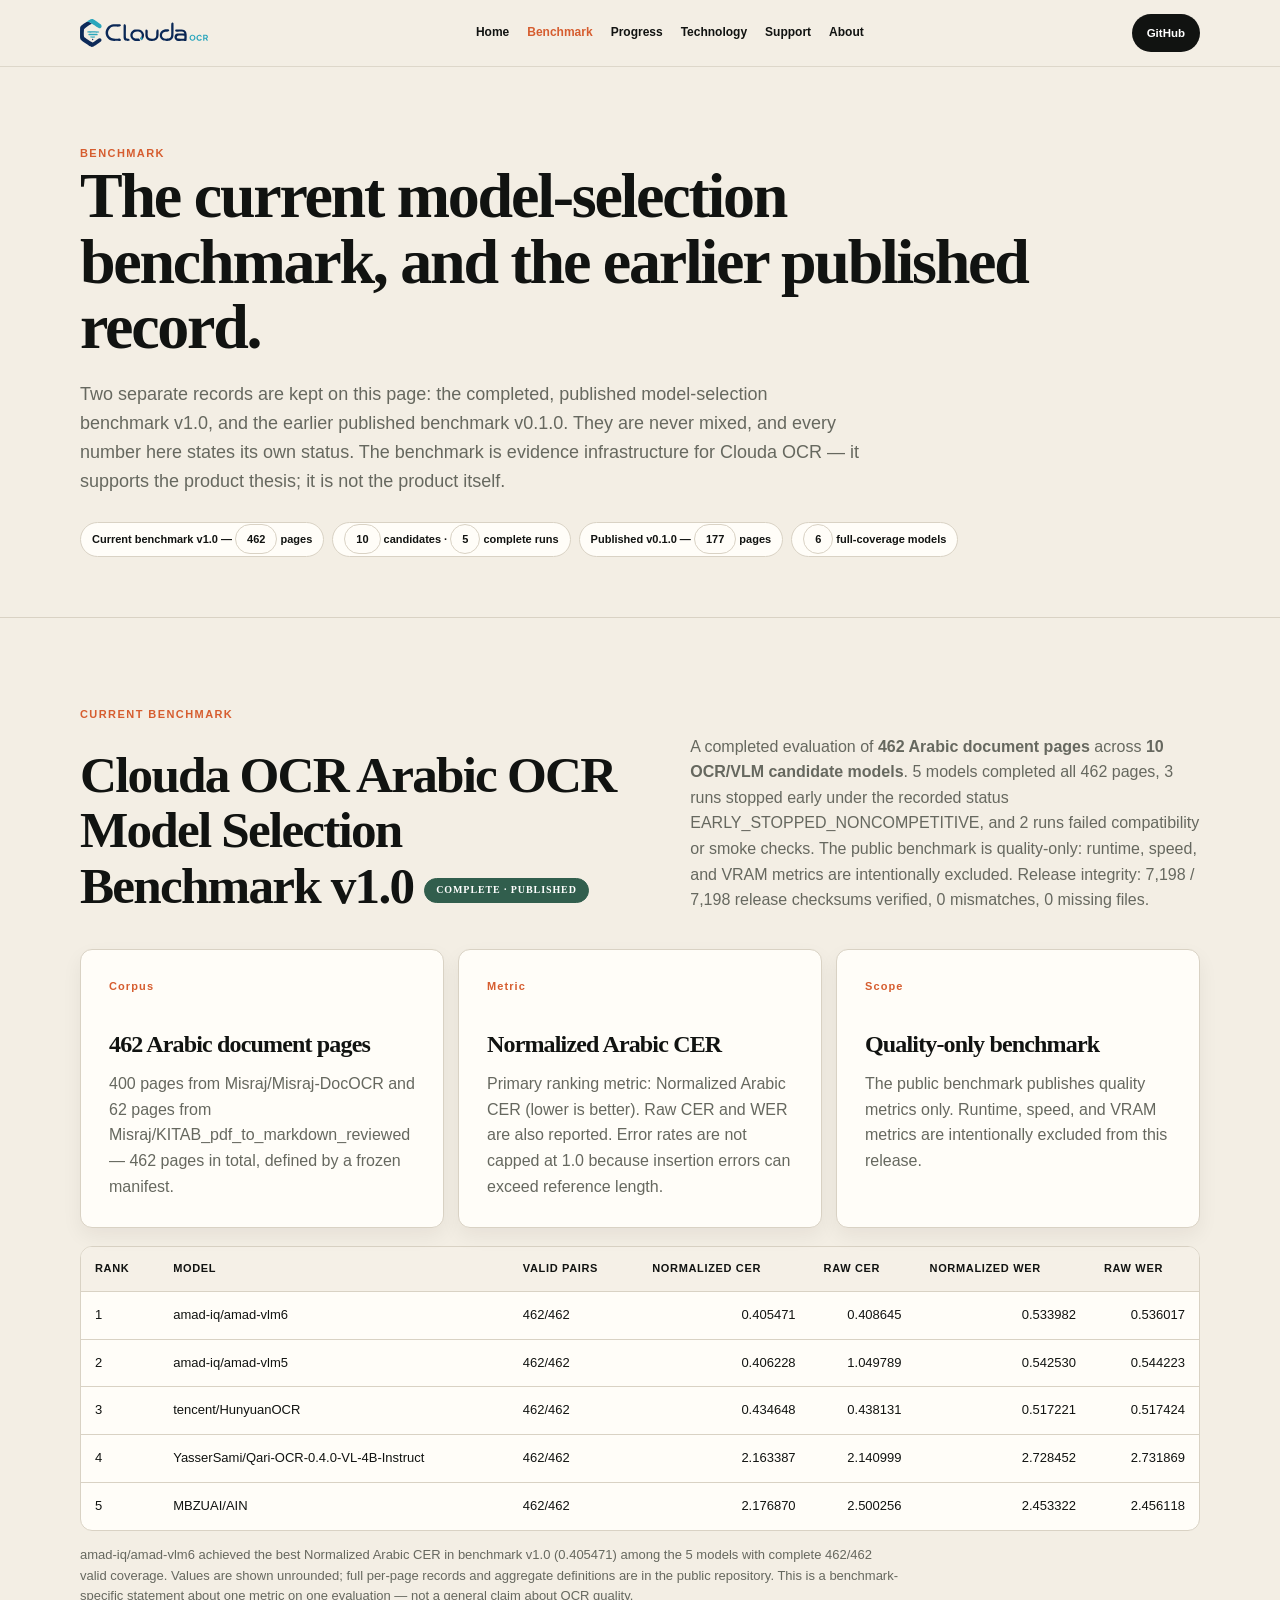
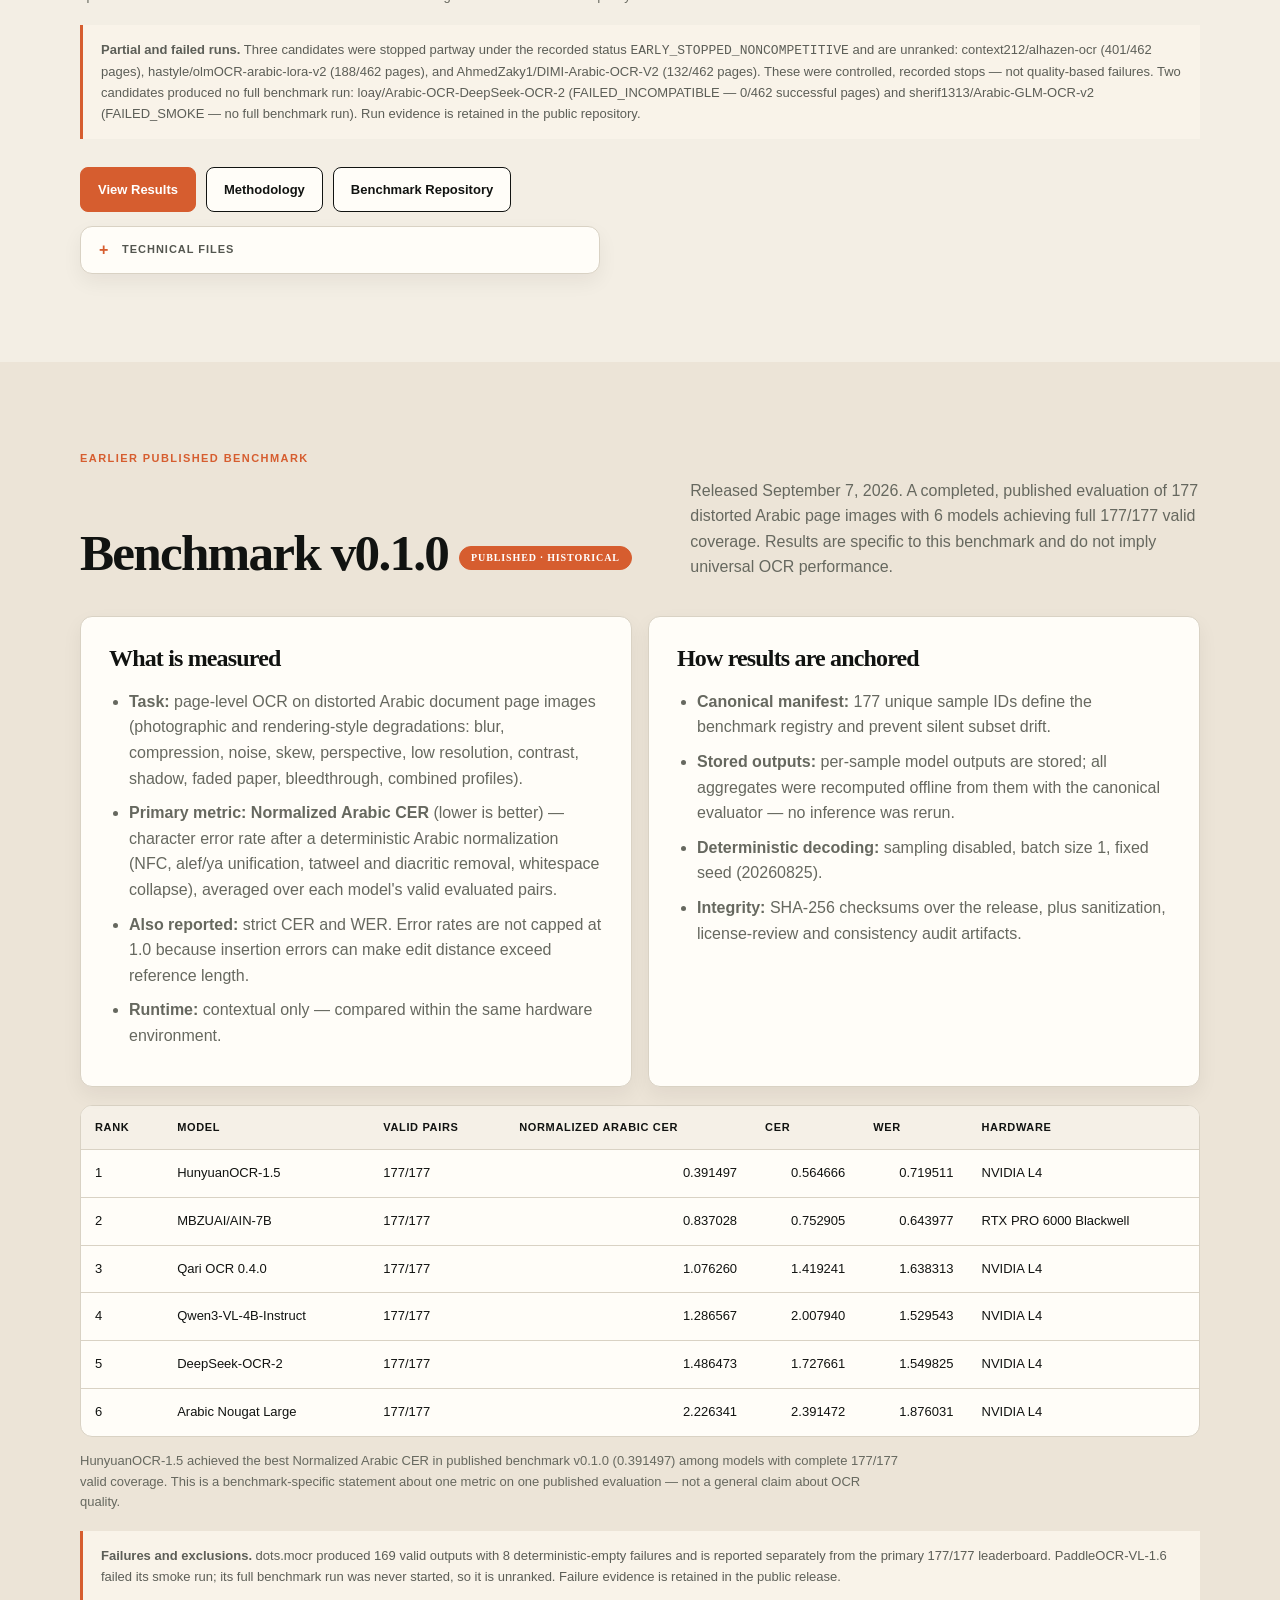
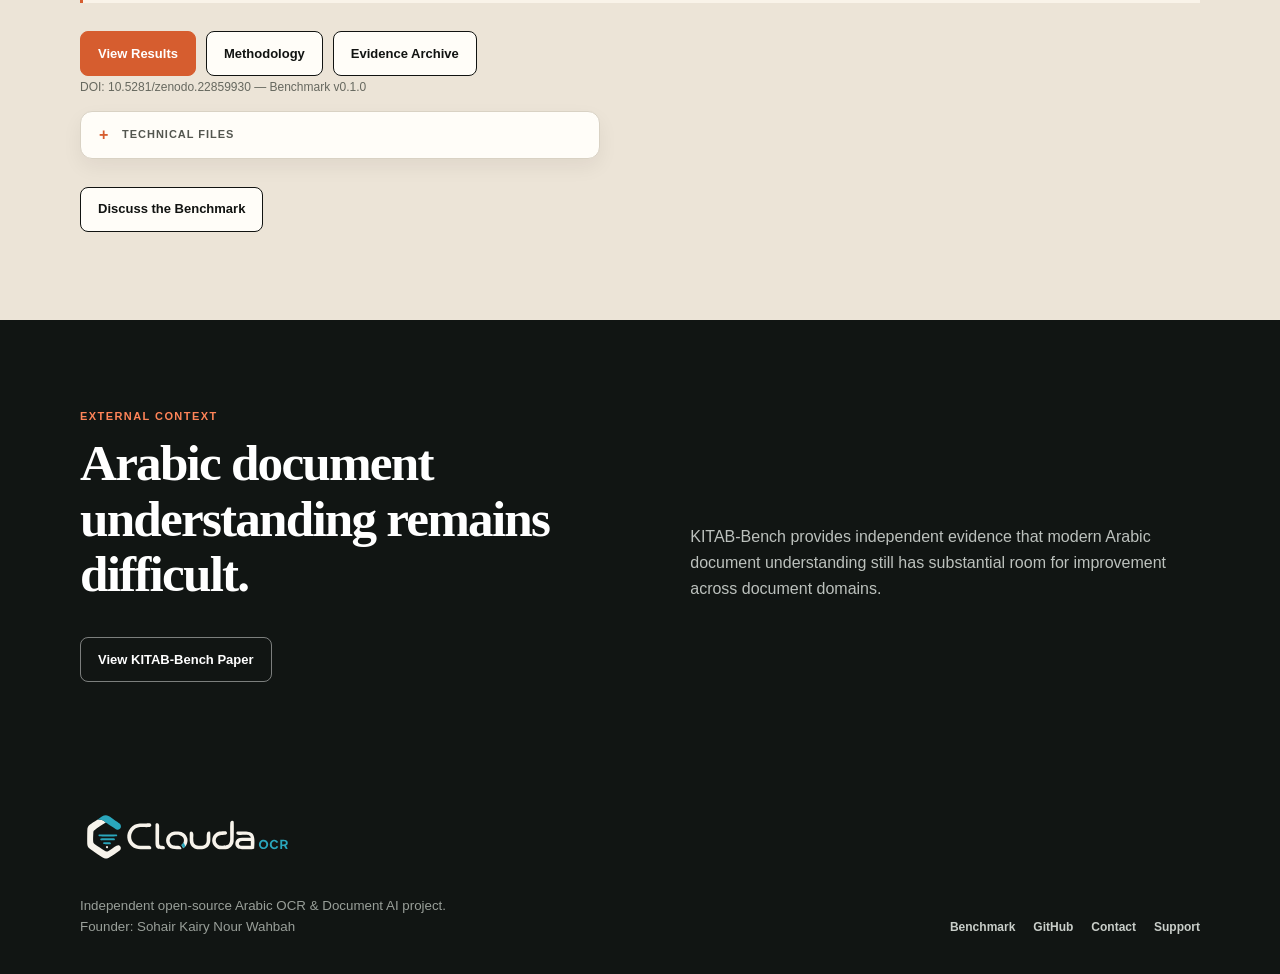
<file: benchmark.html>
<!doctype html>
<html lang="en">
<head>
<meta charset="utf-8">
<meta name="viewport" content="width=device-width,initial-scale=1">
<title>Benchmark — Clouda OCR</title>
<meta name="description" content="Clouda OCR benchmark evidence: the current Arabic OCR Model Selection Benchmark v1.0 (462 pages, 10 candidates) and the earlier published v0.1.0 results (177 distorted Arabic pages, 6 full-coverage models).">
<meta property="og:title" content="Benchmark — Clouda OCR">
<meta property="og:description" content="Clouda OCR benchmark evidence: the current Arabic OCR Model Selection Benchmark v1.0 (462 pages, 10 candidates) and the earlier published v0.1.0 results (177 distorted Arabic pages, 6 full-coverage models).">
<meta property="og:type" content="website">
<meta property="og:site_name" content="Clouda OCR">
<link rel="canonical" href="https://cloudaocr.xyz/benchmark.html">
<link rel="icon" type="image/png" sizes="32x32" href="assets/favicon-32.png">
<link rel="apple-touch-icon" sizes="180x180" href="assets/favicon-180.png">
<meta property="og:image" content="https://cloudaocr.xyz/assets/social-preview.jpg">
<meta property="og:image:width" content="1200">
<meta property="og:image:height" content="630">
<meta name="twitter:card" content="summary_large_image">
<meta name="twitter:image" content="https://cloudaocr.xyz/assets/social-preview.jpg">
<link rel="stylesheet" href="styles.css">
<script defer src="site.js"></script>
</head>
<body>
<nav>
  <div class="wrap navin">
    <a class="brand brand-logo" href="index.html" aria-label="Clouda OCR home"><img src="assets/logo-main.svg" alt="Clouda OCR"></a>
    <div class="links">
      <a class="" href="index.html">Home</a>
      <a class="active" aria-current="page" href="benchmark.html">Benchmark</a>
      <a class="" href="progress.html">Progress</a>
      <a class="" href="technology.html">Technology</a>
      <a class="" href="support.html">Support</a>
      <a class="" href="about.html">About</a>
    </div>
    <a class="navcta" href="https://github.com/sahrasayed3-crypto/clouda-ocr" target="_blank" rel="noopener noreferrer">GitHub</a>
    <button class="mobile-menu-btn" aria-label="Open navigation" aria-expanded="false"><span></span><span></span><span></span></button>
    <div class="mobile-menu">
      <a href="index.html">Home</a>
      <a href="benchmark.html">Benchmark</a>
      <a href="progress.html">Progress</a>
      <a href="technology.html">Technology</a>
      <a href="support.html">Support</a>
      <a href="about.html">About</a>
      <a class="support-link" href="https://github.com/sahrasayed3-crypto/clouda-ocr" target="_blank" rel="noopener noreferrer">GitHub</a>
    </div>
  </div>
</nav>

<header class="page-hero">
  <div class="wrap">
    <div class="kicker">Benchmark</div>
    <h1>The current model-selection benchmark, and the earlier published record.</h1>
    <p>Two separate records are kept on this page: the completed, published model-selection benchmark v1.0, and the earlier published benchmark v0.1.0. They are never mixed, and every number here states its own status. The benchmark is evidence infrastructure for Clouda OCR — it supports the product thesis; it is not the product itself.</p>
    <div class="page-meta">
      <span>Current benchmark v1.0 — <span data-status="current_benchmark.pages">462</span> pages</span>
      <span><span data-status="current_benchmark.models">10</span> candidates · <span data-status="current_benchmark.models_completed">5</span> complete runs</span>
      <span>Published v0.1.0 — <span data-status="published_benchmark.pages">177</span> pages</span>
      <span><span data-status="published_benchmark.models_full_coverage">6</span> full-coverage models</span>
    </div>
  </div>
</header>

<section id="current-evaluation">
  <div class="wrap">
    <div class="kicker">Current benchmark</div>
    <div class="sectionhead">
      <h2>Clouda OCR Arabic OCR Model Selection Benchmark v1.0 <span class="badge green">Complete · Published</span></h2>
      <p>A completed evaluation of <strong><span data-status="current_benchmark.pages">462</span> Arabic document pages</strong> across <strong><span data-status="current_benchmark.models">10</span> OCR/VLM candidate models</strong>. <span data-status="current_benchmark.models_completed">5</span> models completed all 462 pages, <span data-status="current_benchmark.partial_runs">3</span> runs stopped early under the recorded status EARLY_STOPPED_NONCOMPETITIVE, and <span data-status="current_benchmark.failed_runs">2</span> runs failed compatibility or smoke checks. The public benchmark is quality-only: runtime, speed, and VRAM metrics are intentionally excluded. Release integrity: <span data-status="current_benchmark.checksums_verified">7,198 / 7,198</span> release checksums verified, <span data-status="current_benchmark.checksum_mismatches">0</span> mismatches, <span data-status="current_benchmark.missing_files">0</span> missing files.</p>
    </div>

    <div class="cards3" style="margin-bottom:18px">
      <div class="card"><div class="num">Corpus</div><h3>462 Arabic document pages</h3><p>400 pages from Misraj/Misraj-DocOCR and 62 pages from Misraj/KITAB_pdf_to_markdown_reviewed — 462 pages in total, defined by a frozen manifest.</p></div>
      <div class="card"><div class="num">Metric</div><h3>Normalized Arabic CER</h3><p>Primary ranking metric: Normalized Arabic CER (lower is better). Raw CER and WER are also reported. Error rates are not capped at 1.0 because insertion errors can exceed reference length.</p></div>
      <div class="card"><div class="num">Scope</div><h3>Quality-only benchmark</h3><p>The public benchmark publishes quality metrics only. Runtime, speed, and VRAM metrics are intentionally excluded from this release.</p></div>
    </div>

    <div class="table-wrap">
      <table>
        <thead><tr><th>Rank</th><th>Model</th><th>Valid pairs</th><th>Normalized CER</th><th>Raw CER</th><th>Normalized WER</th><th>Raw WER</th></tr></thead>
        <tbody>
          <tr><td>1</td><td>amad-iq/amad-vlm6</td><td>462/462</td><td class="num">0.405471</td><td class="num">0.408645</td><td class="num">0.533982</td><td class="num">0.536017</td></tr>
          <tr><td>2</td><td>amad-iq/amad-vlm5</td><td>462/462</td><td class="num">0.406228</td><td class="num">1.049789</td><td class="num">0.542530</td><td class="num">0.544223</td></tr>
          <tr><td>3</td><td>tencent/HunyuanOCR</td><td>462/462</td><td class="num">0.434648</td><td class="num">0.438131</td><td class="num">0.517221</td><td class="num">0.517424</td></tr>
          <tr><td>4</td><td>YasserSami/Qari-OCR-0.4.0-VL-4B-Instruct</td><td>462/462</td><td class="num">2.163387</td><td class="num">2.140999</td><td class="num">2.728452</td><td class="num">2.731869</td></tr>
          <tr><td>5</td><td>MBZUAI/AIN</td><td>462/462</td><td class="num">2.176870</td><td class="num">2.500256</td><td class="num">2.453322</td><td class="num">2.456118</td></tr>
        </tbody>
      </table>
    </div>
    <p class="metric-note">amad-iq/amad-vlm6 achieved the best Normalized Arabic CER in benchmark v1.0 (0.405471) among the 5 models with complete 462/462 valid coverage. Values are shown unrounded; full per-page records and aggregate definitions are in the public repository. This is a benchmark-specific statement about one metric on one evaluation — not a general claim about OCR quality.</p>

    <div class="note"><strong>Partial and failed runs.</strong> Three candidates were stopped partway under the recorded status <code>EARLY_STOPPED_NONCOMPETITIVE</code> and are unranked: context212/alhazen-ocr (401/462 pages), hastyle/olmOCR-arabic-lora-v2 (188/462 pages), and AhmedZaky1/DIMI-Arabic-OCR-V2 (132/462 pages). These were controlled, recorded stops — not quality-based failures. Two candidates produced no full benchmark run: loay/Arabic-OCR-DeepSeek-OCR-2 (FAILED_INCOMPATIBLE — 0/462 successful pages) and sherif1313/Arabic-GLM-OCR-v2 (FAILED_SMOKE — no full benchmark run). Run evidence is retained in the public repository.</div>

    <div class="actions">
      <a class="btn primary" href="https://github.com/sahrasayed3-crypto/clouda-ocr-model-selection-benchmark/blob/main/RESULTS.md" target="_blank" rel="noopener noreferrer">View Results</a>
      <a class="btn light" href="https://github.com/sahrasayed3-crypto/clouda-ocr-model-selection-benchmark/blob/main/METHODOLOGY.md" target="_blank" rel="noopener noreferrer">Methodology</a>
      <a class="btn light" href="https://github.com/sahrasayed3-crypto/clouda-ocr-model-selection-benchmark" target="_blank" rel="noopener noreferrer">Benchmark Repository</a>
    </div>
    <details class="techfiles">
      <summary>Technical files</summary>
      <ul>
        <li><a href="https://github.com/sahrasayed3-crypto/clouda-ocr-model-selection-benchmark" target="_blank" rel="noopener noreferrer">Benchmark repository</a></li>
        <li><a href="https://github.com/sahrasayed3-crypto/clouda-ocr-model-selection-benchmark/releases/tag/v1.0.0" target="_blank" rel="noopener noreferrer">v1.0.0 Release</a></li>
        <li><a href="https://github.com/sahrasayed3-crypto/clouda-ocr-model-selection-benchmark/blob/main/REPRODUCIBILITY.md" target="_blank" rel="noopener noreferrer">Reproducibility</a></li>
        <li><a href="https://github.com/sahrasayed3-crypto/clouda-ocr-model-selection-benchmark/blob/main/CHECKSUMS.txt" target="_blank" rel="noopener noreferrer">Checksums</a></li>
      </ul>
    </details>
  </div>
</section>

<section class="progress" id="published-benchmark">
  <div class="wrap">
    <div class="kicker">Earlier published benchmark</div>
    <div class="sectionhead">
      <h2>Benchmark v0.1.0 <span class="badge copper">Published · Historical</span></h2>
      <p>Released <span data-status="published_benchmark.released">September 7, 2026</span>. A completed, published evaluation of <span data-status="published_benchmark.pages">177</span> distorted Arabic page images with <span data-status="published_benchmark.models_full_coverage">6</span> models achieving full <span data-status="published_benchmark.pages">177</span>/<span data-status="published_benchmark.pages">177</span> valid coverage. Results are specific to this benchmark and do not imply universal OCR performance.</p>
    </div>

    <div class="two-col" style="margin-bottom:18px">
      <div class="list-card">
        <h3>What is measured</h3>
        <ul>
          <li><b>Task:</b> page-level OCR on distorted Arabic document page images (photographic and rendering-style degradations: blur, compression, noise, skew, perspective, low resolution, contrast, shadow, faded paper, bleedthrough, combined profiles).</li>
          <li><b>Primary metric:</b> <b>Normalized Arabic CER</b> (lower is better) — character error rate after a deterministic Arabic normalization (NFC, alef/ya unification, tatweel and diacritic removal, whitespace collapse), averaged over each model's valid evaluated pairs.</li>
          <li><b>Also reported:</b> strict CER and WER. Error rates are not capped at 1.0 because insertion errors can make edit distance exceed reference length.</li>
          <li><b>Runtime:</b> contextual only — compared within the same hardware environment.</li>
        </ul>
      </div>
      <div class="list-card">
        <h3>How results are anchored</h3>
        <ul>
          <li><b>Canonical manifest:</b> <span data-status="published_benchmark.pages">177</span> unique sample IDs define the benchmark registry and prevent silent subset drift.</li>
          <li><b>Stored outputs:</b> per-sample model outputs are stored; all aggregates were recomputed offline from them with the canonical evaluator — no inference was rerun.</li>
          <li><b>Deterministic decoding:</b> sampling disabled, batch size 1, fixed seed (20260825).</li>
          <li><b>Integrity:</b> SHA-256 checksums over the release, plus sanitization, license-review and consistency audit artifacts.</li>
        </ul>
      </div>
    </div>

    <div class="table-wrap">
      <table>
        <thead><tr><th>Rank</th><th>Model</th><th>Valid pairs</th><th>Normalized Arabic CER</th><th>CER</th><th>WER</th><th>Hardware</th></tr></thead>
        <tbody>
          <tr><td>1</td><td>HunyuanOCR-1.5</td><td>177/177</td><td class="num">0.391497</td><td class="num">0.564666</td><td class="num">0.719511</td><td>NVIDIA L4</td></tr>
          <tr><td>2</td><td>MBZUAI/AIN-7B</td><td>177/177</td><td class="num">0.837028</td><td class="num">0.752905</td><td class="num">0.643977</td><td>RTX PRO 6000 Blackwell</td></tr>
          <tr><td>3</td><td>Qari OCR 0.4.0</td><td>177/177</td><td class="num">1.076260</td><td class="num">1.419241</td><td class="num">1.638313</td><td>NVIDIA L4</td></tr>
          <tr><td>4</td><td>Qwen3-VL-4B-Instruct</td><td>177/177</td><td class="num">1.286567</td><td class="num">2.007940</td><td class="num">1.529543</td><td>NVIDIA L4</td></tr>
          <tr><td>5</td><td>DeepSeek-OCR-2</td><td>177/177</td><td class="num">1.486473</td><td class="num">1.727661</td><td class="num">1.549825</td><td>NVIDIA L4</td></tr>
          <tr><td>6</td><td>Arabic Nougat Large</td><td>177/177</td><td class="num">2.226341</td><td class="num">2.391472</td><td class="num">1.876031</td><td>NVIDIA L4</td></tr>
        </tbody>
      </table>
    </div>
    <p class="metric-note">HunyuanOCR-1.5 achieved the best Normalized Arabic CER in published benchmark v0.1.0 (0.391497) among models with complete 177/177 valid coverage. This is a benchmark-specific statement about one metric on one published evaluation — not a general claim about OCR quality.</p>

    <div class="note"><strong>Failures and exclusions.</strong> dots.mocr produced 169 valid outputs with 8 deterministic-empty failures and is reported separately from the primary 177/177 leaderboard. PaddleOCR-VL-1.6 failed its smoke run; its full benchmark run was never started, so it is unranked. Failure evidence is retained in the public release.</div>

    <div class="actions">
      <a class="btn primary" href="https://github.com/sahrasayed3-crypto/clouda-ocr-benchmark/blob/main/RESULTS.md" target="_blank" rel="noopener noreferrer">View Results</a>
      <a class="btn light" href="https://github.com/sahrasayed3-crypto/clouda-ocr-benchmark/blob/main/METHODOLOGY.md" target="_blank" rel="noopener noreferrer">Methodology</a>
      <a class="btn light" href="https://doi.org/10.5281/zenodo.22859930" target="_blank" rel="noopener noreferrer">Evidence Archive</a>
    </div>
    <p class="doi-line">DOI: <span data-status="published_benchmark.doi">10.5281/zenodo.22859930</span> — Benchmark v0.1.0</p>
    <details class="techfiles">
      <summary>Technical files</summary>
      <ul>
        <li><a href="https://github.com/sahrasayed3-crypto/clouda-ocr-benchmark" target="_blank" rel="noopener noreferrer">Benchmark repository</a></li>
        <li><a href="https://github.com/sahrasayed3-crypto/clouda-ocr-benchmark/releases/tag/v0.1.0" target="_blank" rel="noopener noreferrer">v0.1.0 Release</a></li>
        <li><a href="https://github.com/sahrasayed3-crypto/clouda-ocr-benchmark/blob/main/REPRODUCIBILITY.md" target="_blank" rel="noopener noreferrer">Reproducibility</a></li>
        <li><a href="https://github.com/sahrasayed3-crypto/clouda-ocr-benchmark/blob/main/CHECKSUMS.txt" target="_blank" rel="noopener noreferrer">Checksums</a></li>
        <li><a href="https://github.com/sahrasayed3-crypto/clouda-ocr-benchmark/releases/download/v0.1.0/clouda-ocr-benchmark-v0.1.0.zip" target="_blank" rel="noopener noreferrer">Download evidence (ZIP)</a></li>
      </ul>
    </details>
    <div class="actions">
      <a data-contact-type="research" class="btn light" href="https://mail.google.com/mail/?view=cm&fs=1&to=sohair%40cloudaocr.xyz&su=Clouda+OCR+%E2%80%94+Research+Inquiry&body=Hello+Sohair%2C%0A%0AI%27m+contacting+you+regarding+Clouda+OCR+research+%2F+benchmark+work.%0A%0ATopic%3A%0ADetails%3A%0A%0A" target="_blank" rel="noopener noreferrer">Discuss the Benchmark</a>
    </div>
  </div>
</section>

<section class="scale">
  <div class="wrap">
    <div class="kicker">External context</div>
    <div class="sectionhead">
      <h2>Arabic document understanding remains difficult.</h2>
      <p>KITAB-Bench provides independent evidence that modern Arabic document understanding still has substantial room for improvement across document domains.</p>
    </div>
    <div class="actions"><a class="btn ghost" href="https://aclanthology.org/2025.findings-acl.1135/" target="_blank" rel="noopener noreferrer">View KITAB-Bench Paper</a></div>
  </div>
</section>

<footer>
  <div class="wrap foot">
    <div>
      <a class="footer-logo" href="index.html" aria-label="Clouda OCR home"><img src="assets/logo-dark.svg" alt="Clouda OCR"></a>
      <small>Independent open-source Arabic OCR &amp; Document AI project.<br>Founder: Sohair Kairy Nour Wahbah</small>
    </div>
    <div class="footlinks">
      <a href="benchmark.html">Benchmark</a>
      <a href="https://github.com/sahrasayed3-crypto/clouda-ocr" target="_blank" rel="noopener noreferrer">GitHub</a>
      <a data-contact-type="general" href="https://mail.google.com/mail/?view=cm&fs=1&to=contact%40cloudaocr.xyz&su=Clouda+OCR+%E2%80%94+General+Inquiry&body=Hello%2C%0A%0AI%27m+contacting+Clouda+OCR+regarding+a+general+inquiry.%0A%0ADetails%3A%0A%0A" target="_blank" rel="noopener noreferrer">Contact</a>
      <a href="support.html#financial-support">Support</a>
    </div>
  </div>
</footer>
</body>
</html>
</file>
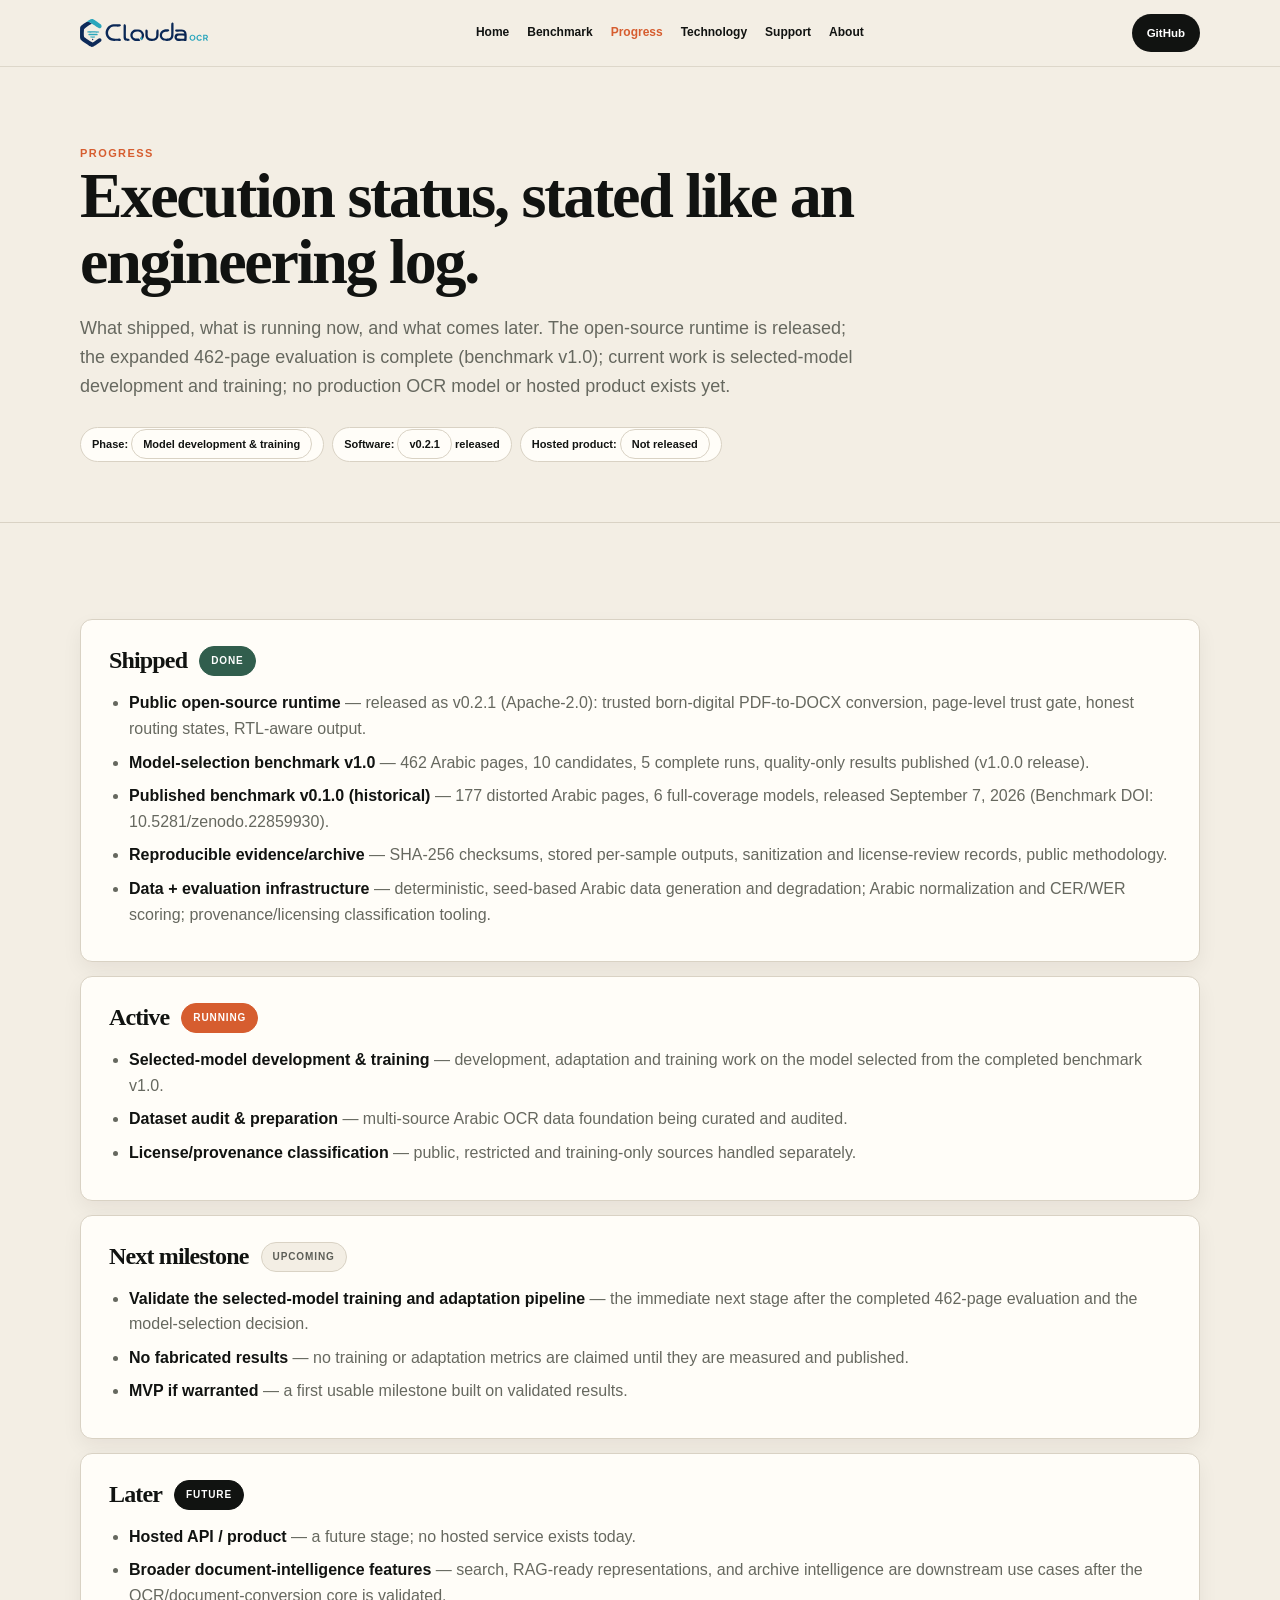
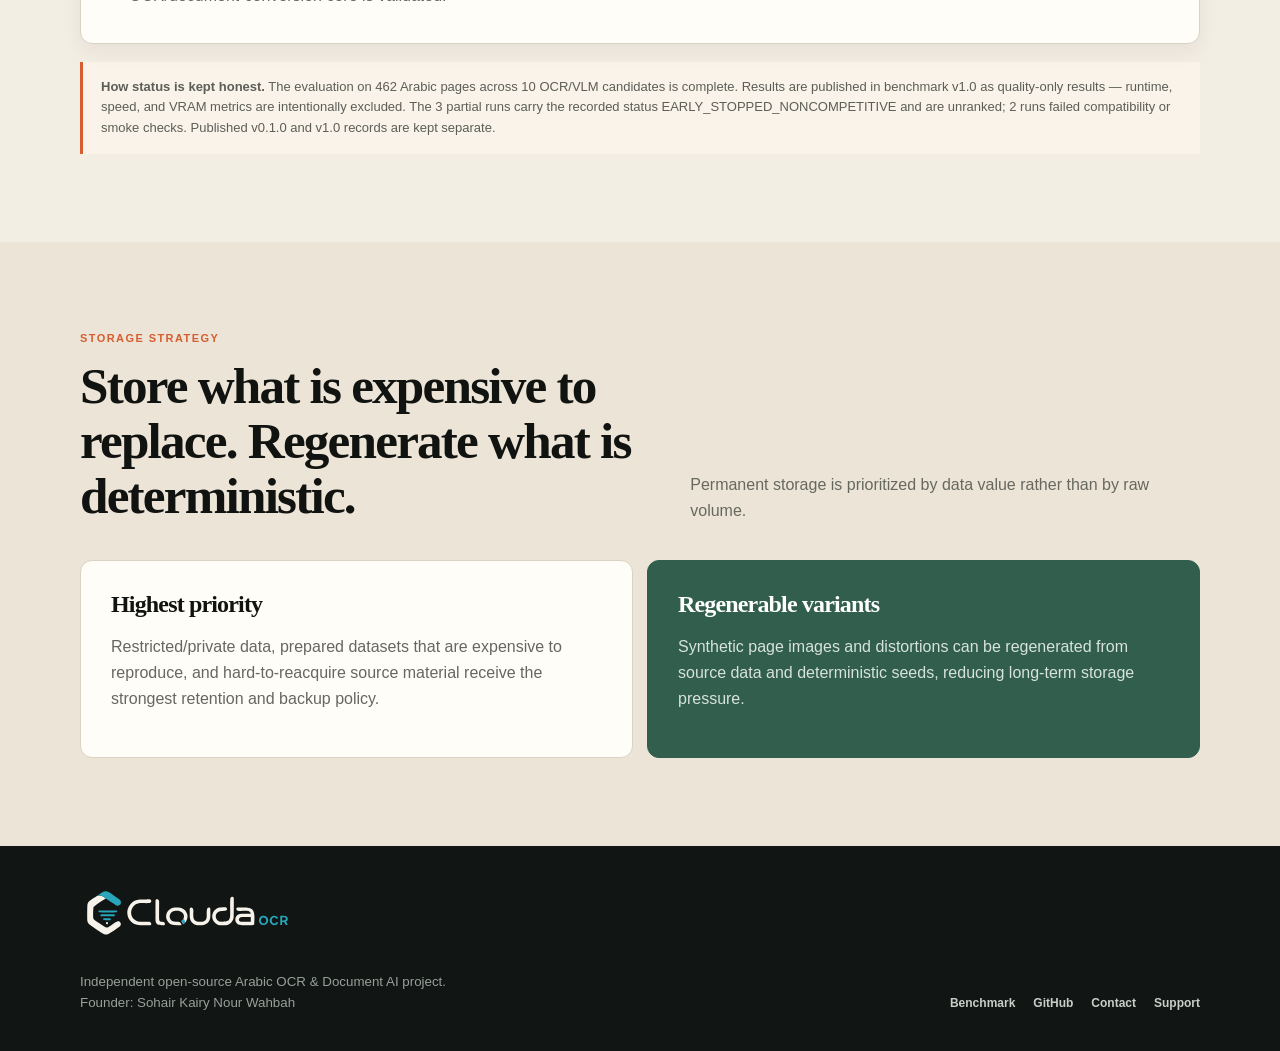
<file: progress.html>
<!doctype html>
<html lang="en">
<head>
<meta charset="utf-8">
<meta name="viewport" content="width=device-width,initial-scale=1">
<title>Progress — Clouda OCR</title>
<meta name="description" content="Clouda OCR execution status: shipped open-source runtime and benchmarks, the completed 462-page model-selection evaluation (v1.0), current selected-model development and training, and what comes later.">
<meta property="og:title" content="Progress — Clouda OCR">
<meta property="og:description" content="Clouda OCR execution status: shipped open-source runtime and benchmarks, the completed 462-page model-selection evaluation (v1.0), current selected-model development and training, and what comes later.">
<meta property="og:type" content="website">
<meta property="og:site_name" content="Clouda OCR">
<link rel="canonical" href="https://cloudaocr.xyz/progress.html">
<link rel="icon" type="image/png" sizes="32x32" href="assets/favicon-32.png">
<link rel="apple-touch-icon" sizes="180x180" href="assets/favicon-180.png">
<meta property="og:image" content="https://cloudaocr.xyz/assets/social-preview.jpg">
<meta property="og:image:width" content="1200">
<meta property="og:image:height" content="630">
<meta name="twitter:card" content="summary_large_image">
<meta name="twitter:image" content="https://cloudaocr.xyz/assets/social-preview.jpg">
<link rel="stylesheet" href="styles.css">
<script defer src="site.js"></script>
</head>
<body>
<nav>
  <div class="wrap navin">
    <a class="brand brand-logo" href="index.html" aria-label="Clouda OCR home"><img src="assets/logo-main.svg" alt="Clouda OCR"></a>
    <div class="links">
      <a class="" href="index.html">Home</a>
      <a class="" href="benchmark.html">Benchmark</a>
      <a class="active" aria-current="page" href="progress.html">Progress</a>
      <a class="" href="technology.html">Technology</a>
      <a class="" href="support.html">Support</a>
      <a class="" href="about.html">About</a>
    </div>
    <a class="navcta" href="https://github.com/sahrasayed3-crypto/clouda-ocr" target="_blank" rel="noopener noreferrer">GitHub</a>
    <button class="mobile-menu-btn" aria-label="Open navigation" aria-expanded="false"><span></span><span></span><span></span></button>
    <div class="mobile-menu">
      <a href="index.html">Home</a>
      <a href="benchmark.html">Benchmark</a>
      <a href="progress.html">Progress</a>
      <a href="technology.html">Technology</a>
      <a href="support.html">Support</a>
      <a href="about.html">About</a>
      <a class="support-link" href="https://github.com/sahrasayed3-crypto/clouda-ocr" target="_blank" rel="noopener noreferrer">GitHub</a>
    </div>
  </div>
</nav>

<header class="page-hero">
  <div class="wrap">
    <div class="kicker">Progress</div>
    <h1>Execution status, stated like an engineering log.</h1>
    <p>What shipped, what is running now, and what comes later. The open-source runtime is released; the expanded 462-page evaluation is complete (benchmark v1.0); current work is selected-model development and training; no production OCR model or hosted product exists yet.</p>
    <div class="page-meta">
      <span>Phase: <span data-status="project_phase">Model development &amp; training</span></span>
      <span>Software: <span data-status="software_release.version">v0.2.1</span> released</span>
      <span>Hosted product: <span data-status="hosted_product.status">Not released</span></span>
    </div>
  </div>
</header>

<section>
  <div class="wrap">
    <div class="group-stack">

      <div class="group-card">
        <div class="grouphead"><h3>Shipped</h3><span class="badge green">Done</span></div>
        <ul>
          <li><b>Public open-source runtime</b> — released as <a href="https://github.com/sahrasayed3-crypto/clouda-ocr/releases/tag/v0.2.1" target="_blank" rel="noopener noreferrer">v0.2.1</a> (Apache-2.0): trusted born-digital PDF-to-DOCX conversion, page-level trust gate, honest routing states, RTL-aware output.</li>
          <li><b>Model-selection benchmark v1.0</b> — <a href="benchmark.html#current-evaluation"><span data-status="current_benchmark.pages">462</span> Arabic pages, <span data-status="current_benchmark.models">10</span> candidates, <span data-status="current_benchmark.models_completed">5</span> complete runs</a>, quality-only results published (<a href="https://github.com/sahrasayed3-crypto/clouda-ocr-model-selection-benchmark/releases/tag/v1.0.0" target="_blank" rel="noopener noreferrer">v1.0.0 release</a>).</li>
          <li><b>Published benchmark v0.1.0 (historical)</b> — <a href="benchmark.html#published-benchmark"><span data-status="published_benchmark.pages">177</span> distorted Arabic pages, <span data-status="published_benchmark.models_full_coverage">6</span> full-coverage models</a>, released <span data-status="published_benchmark.released">September 7, 2026</span> (<a href="https://doi.org/10.5281/zenodo.22859930" target="_blank" rel="noopener noreferrer">Benchmark DOI: <span data-status="published_benchmark.doi">10.5281/zenodo.22859930</span></a>).</li>
          <li><b>Reproducible evidence/archive</b> — SHA-256 checksums, stored per-sample outputs, sanitization and license-review records, public methodology.</li>
          <li><b>Data + evaluation infrastructure</b> — deterministic, seed-based Arabic data generation and degradation; Arabic normalization and CER/WER scoring; provenance/licensing classification tooling.</li>
        </ul>
      </div>

      <div class="group-card">
        <div class="grouphead"><h3>Active</h3><span class="badge copper">Running</span></div>
        <ul>
          <li><b>Selected-model development &amp; training</b> — development, adaptation and training work on the model selected from the completed benchmark v1.0.</li>
          <li><b>Dataset audit &amp; preparation</b> — multi-source Arabic OCR data foundation being curated and audited.</li>
          <li><b>License/provenance classification</b> — public, restricted and training-only sources handled separately.</li>
        </ul>
      </div>

      <div class="group-card">
        <div class="grouphead"><h3>Next milestone</h3><span class="badge">Upcoming</span></div>
        <ul>
          <li><b>Validate the selected-model training and adaptation pipeline</b> — the immediate next stage after the completed 462-page evaluation and the model-selection decision.</li>
          <li><b>No fabricated results</b> — no training or adaptation metrics are claimed until they are measured and published.</li>
          <li><b>MVP if warranted</b> — a first usable milestone built on validated results.</li>
        </ul>
      </div>

      <div class="group-card">
        <div class="grouphead"><h3>Later</h3><span class="badge dark">Future</span></div>
        <ul>
          <li><b>Hosted API / product</b> — a future stage; no hosted service exists today.</li>
          <li><b>Broader document-intelligence features</b> — search, RAG-ready representations, and archive intelligence are downstream use cases after the OCR/document-conversion core is validated.</li>
        </ul>
      </div>

    </div>
    <div class="note" style="margin-top:18px"><strong>How status is kept honest.</strong> The evaluation on <span data-status="current_benchmark.pages">462</span> Arabic pages across <span data-status="current_benchmark.models">10</span> OCR/VLM candidates is complete. Results are published in benchmark v1.0 as quality-only results — runtime, speed, and VRAM metrics are intentionally excluded. The <span data-status="current_benchmark.partial_runs">3</span> partial runs carry the recorded status EARLY_STOPPED_NONCOMPETITIVE and are unranked; <span data-status="current_benchmark.failed_runs">2</span> runs failed compatibility or smoke checks. Published v0.1.0 and v1.0 records are kept separate.</div>
  </div>
</section>

<section class="progress">
  <div class="wrap">
    <div class="kicker">Storage strategy</div>
    <div class="sectionhead">
      <h2>Store what is expensive to replace. Regenerate what is deterministic.</h2>
      <p>Permanent storage is prioritized by data value rather than by raw volume.</p>
    </div>
    <div class="data-grid">
      <div class="data-card"><h3>Highest priority</h3><p>Restricted/private data, prepared datasets that are expensive to reproduce, and hard-to-reacquire source material receive the strongest retention and backup policy.</p></div>
      <div class="data-card dark"><h3>Regenerable variants</h3><p>Synthetic page images and distortions can be regenerated from source data and deterministic seeds, reducing long-term storage pressure.</p></div>
    </div>
  </div>
</section>

<footer>
  <div class="wrap foot">
    <div>
      <a class="footer-logo" href="index.html" aria-label="Clouda OCR home"><img src="assets/logo-dark.svg" alt="Clouda OCR"></a>
      <small>Independent open-source Arabic OCR &amp; Document AI project.<br>Founder: Sohair Kairy Nour Wahbah</small>
    </div>
    <div class="footlinks">
      <a href="benchmark.html">Benchmark</a>
      <a href="https://github.com/sahrasayed3-crypto/clouda-ocr" target="_blank" rel="noopener noreferrer">GitHub</a>
      <a data-contact-type="general" href="https://mail.google.com/mail/?view=cm&fs=1&to=contact%40cloudaocr.xyz&su=Clouda+OCR+%E2%80%94+General+Inquiry&body=Hello%2C%0A%0AI%27m+contacting+Clouda+OCR+regarding+a+general+inquiry.%0A%0ADetails%3A%0A%0A" target="_blank" rel="noopener noreferrer">Contact</a>
      <a href="support.html#financial-support">Support</a>
    </div>
  </div>
</footer>
</body>
</html>
</file>
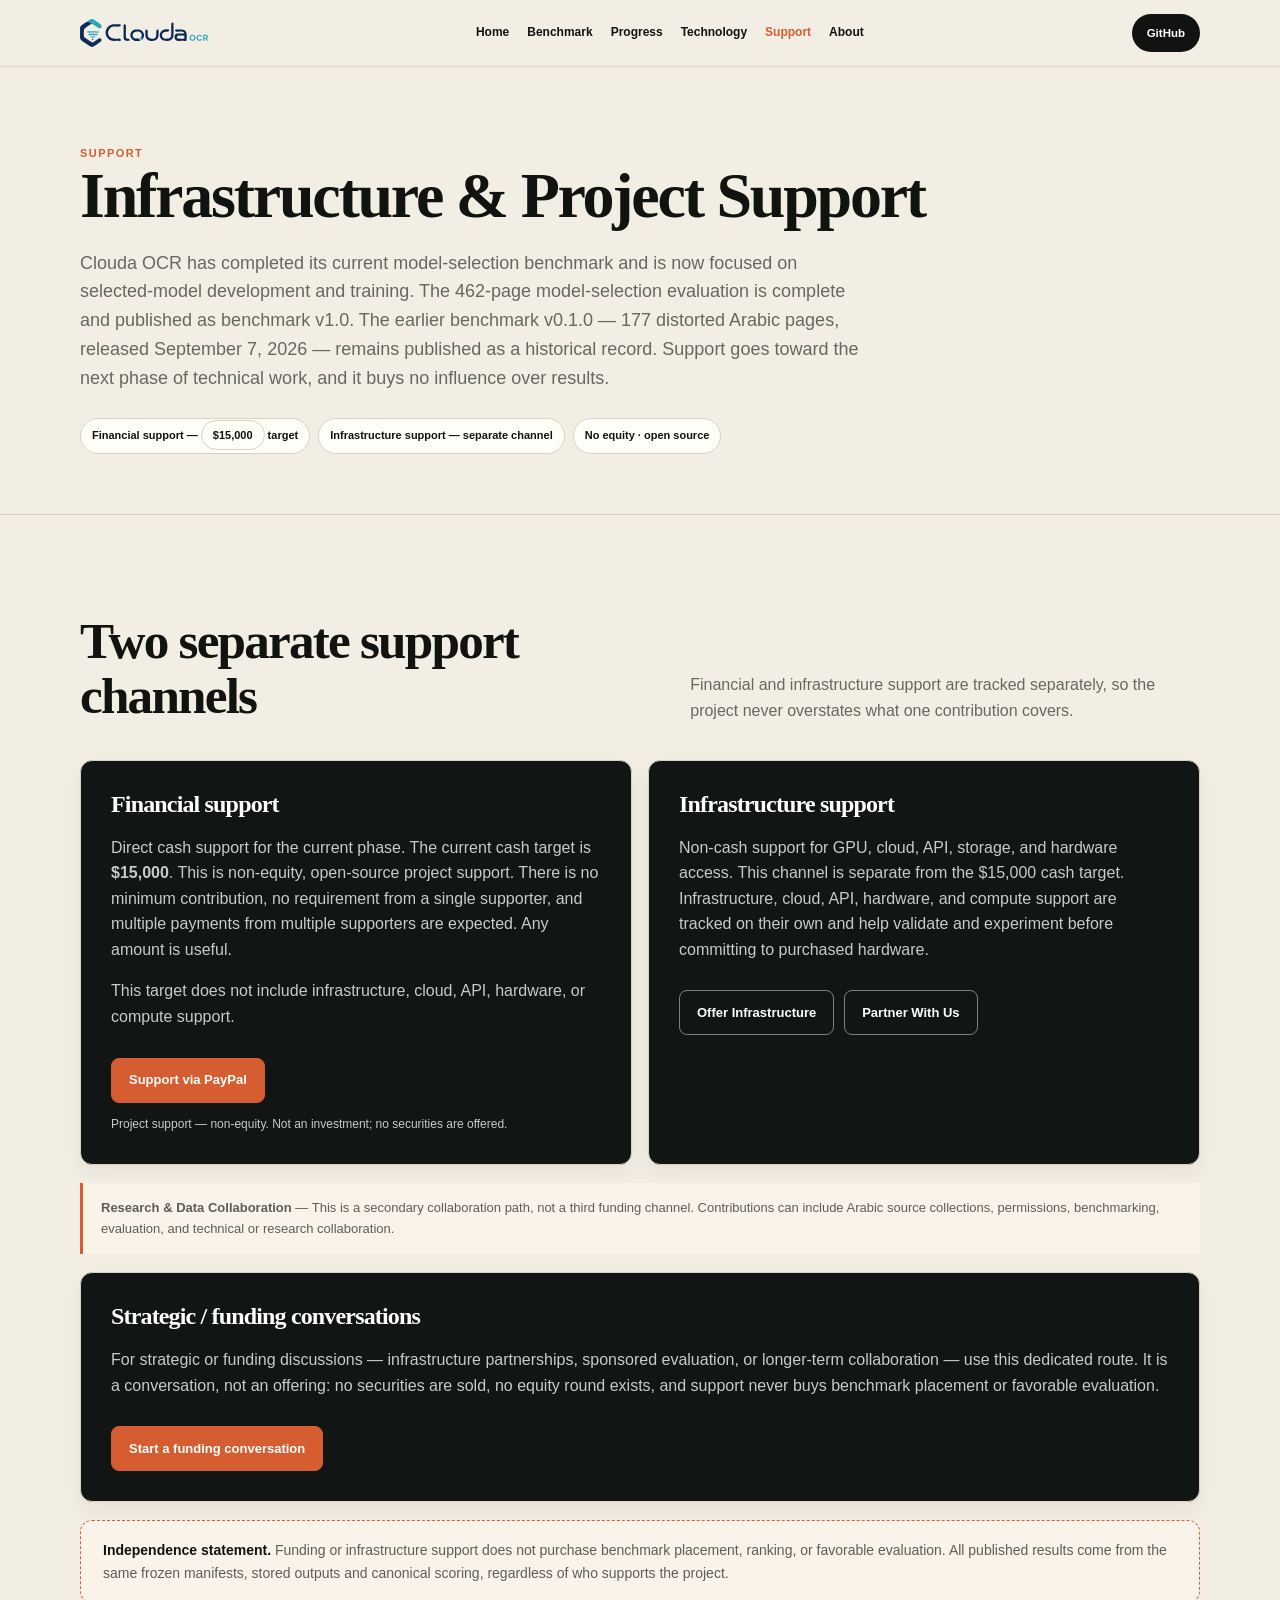
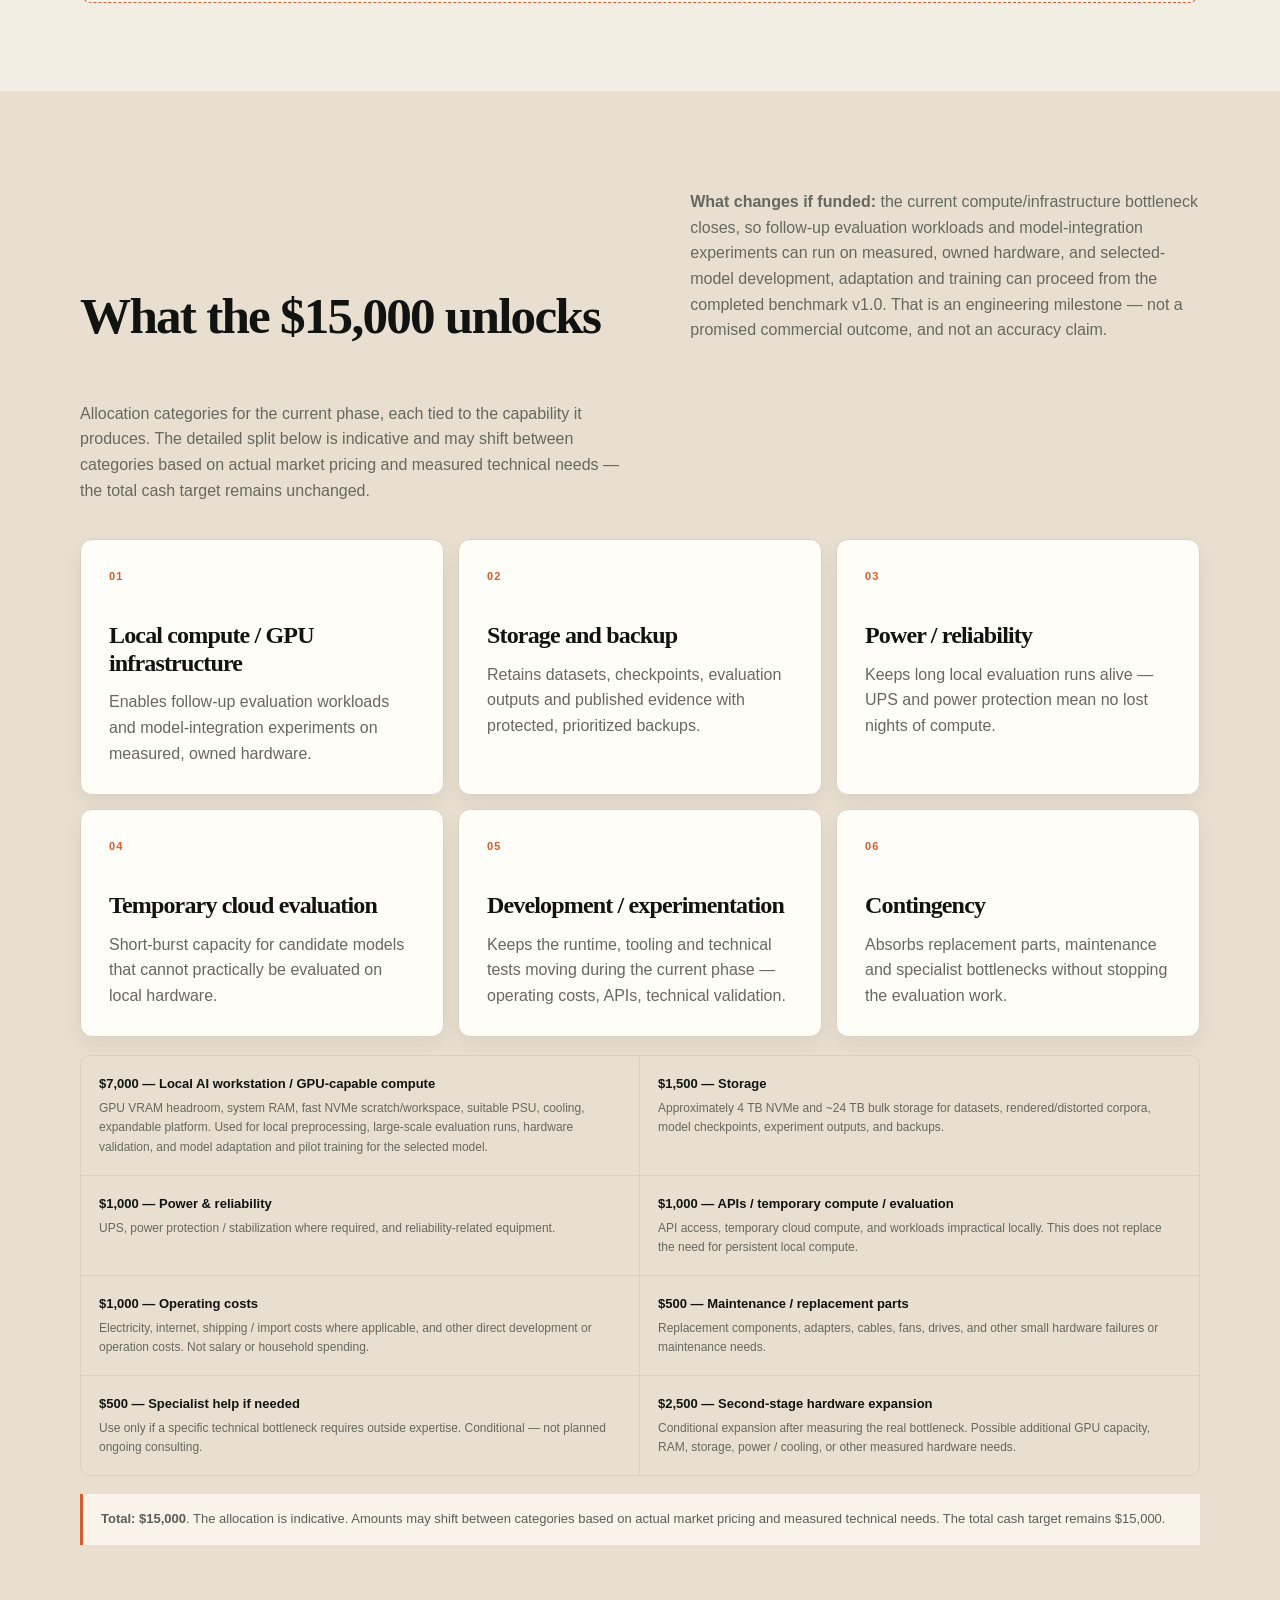
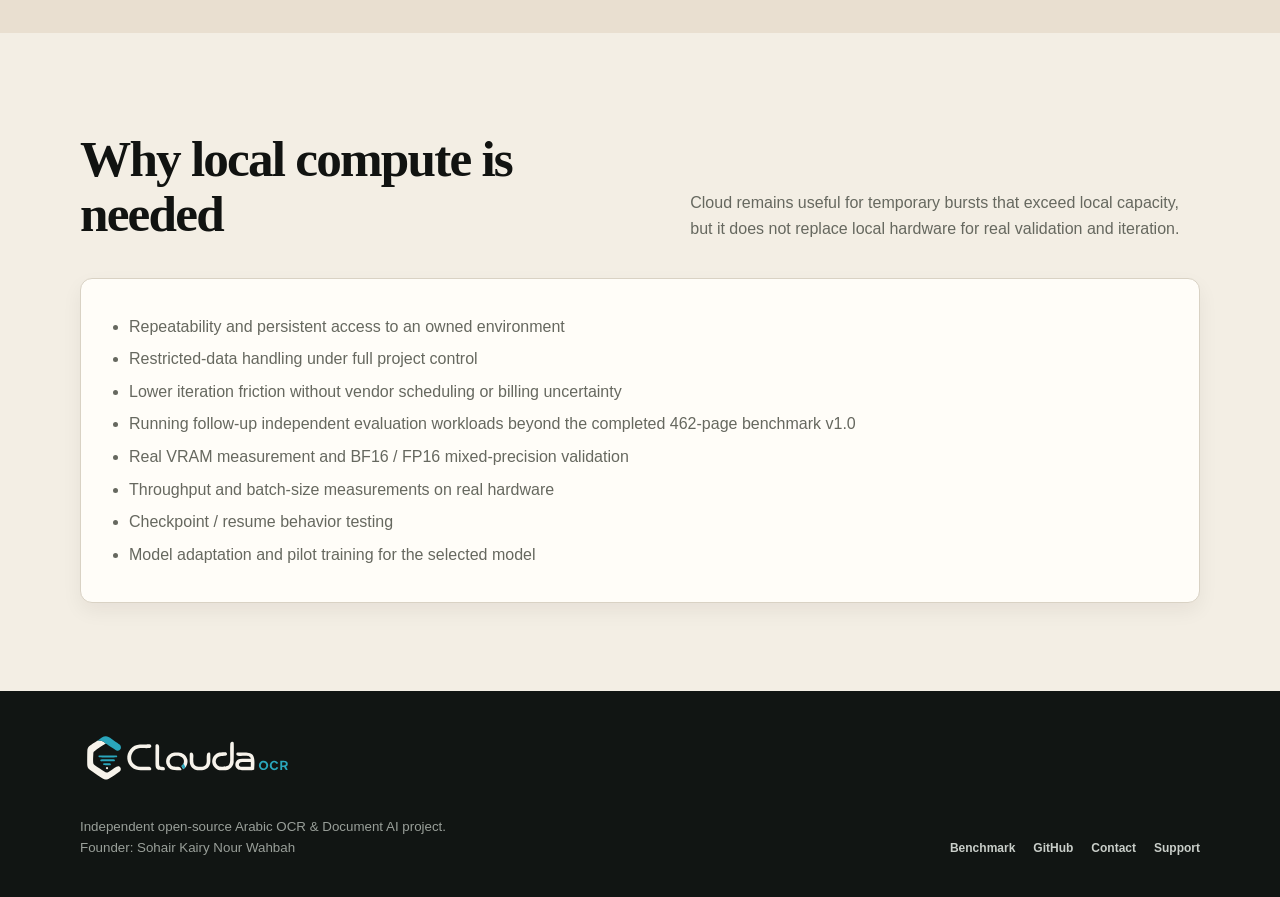
<file: support.html>
<!doctype html>
<html lang="en">
<head>
<meta charset="utf-8">
<meta name="viewport" content="width=device-width,initial-scale=1">
<title>Infrastructure &amp; Project Support — Clouda OCR</title>
<meta name="description" content="Support Clouda OCR with funding or infrastructure. Transparent targets, separate channels, and no influence on benchmark results.">
<meta property="og:title" content="Infrastructure &amp; Project Support — Clouda OCR">
<meta property="og:description" content="Support Clouda OCR with funding or infrastructure. Transparent targets, separate channels, and no influence on benchmark results.">
<meta property="og:type" content="website">
<meta property="og:site_name" content="Clouda OCR">
<link rel="canonical" href="https://cloudaocr.xyz/support.html">
<link rel="icon" type="image/png" sizes="32x32" href="assets/favicon-32.png">
<link rel="apple-touch-icon" sizes="180x180" href="assets/favicon-180.png">
<meta property="og:image" content="https://cloudaocr.xyz/assets/social-preview.jpg">
<meta property="og:image:width" content="1200">
<meta property="og:image:height" content="630">
<meta name="twitter:card" content="summary_large_image">
<meta name="twitter:image" content="https://cloudaocr.xyz/assets/social-preview.jpg">
<link rel="stylesheet" href="styles.css">
<script defer src="site.js"></script>
</head>
<body>
<nav>
  <div class="wrap navin">
    <a class="brand brand-logo" href="index.html" aria-label="Clouda OCR home"><img src="assets/logo-main.svg" alt="Clouda OCR"></a>
    <div class="links">
      <a class="" href="index.html">Home</a>
      <a class="" href="benchmark.html">Benchmark</a>
      <a class="" href="progress.html">Progress</a>
      <a class="" href="technology.html">Technology</a>
      <a class="active" aria-current="page" href="support.html">Support</a>
      <a class="" href="about.html">About</a>
    </div>
    <a class="navcta" href="https://github.com/sahrasayed3-crypto/clouda-ocr" target="_blank" rel="noopener noreferrer">GitHub</a>
    <button class="mobile-menu-btn" aria-label="Open navigation" aria-expanded="false"><span></span><span></span><span></span></button>
    <div class="mobile-menu">
      <a href="index.html">Home</a>
      <a href="benchmark.html">Benchmark</a>
      <a href="progress.html">Progress</a>
      <a href="technology.html">Technology</a>
      <a href="support.html">Support</a>
      <a href="about.html">About</a>
      <a class="support-link" href="https://github.com/sahrasayed3-crypto/clouda-ocr" target="_blank" rel="noopener noreferrer">GitHub</a>
    </div>
  </div>
</nav>

<header class="page-hero">
  <div class="wrap">
    <div class="kicker">Support</div>
    <h1>Infrastructure &amp; Project Support</h1>
    <p>Clouda OCR has completed its current model-selection benchmark and is now focused on selected-model development and training. The <span data-status="current_benchmark.pages">462</span>-page model-selection evaluation is complete and published as benchmark v1.0. The earlier benchmark v0.1.0 — <span data-status="published_benchmark.pages">177</span> distorted Arabic pages, released <span data-status="published_benchmark.released">September 7, 2026</span> — remains published as a historical record. Support goes toward the next phase of technical work, and it buys no influence over results.</p>
    <div class="page-meta">
      <span>Financial support — <span data-status="funding_target_display">$15,000</span> target</span>
      <span>Infrastructure support — separate channel</span>
      <span>No equity · open source</span>
    </div>
  </div>
</header>

<section>
  <div class="wrap">
    <div class="sectionhead">
      <h2>Two separate support channels</h2>
      <p>Financial and infrastructure support are tracked separately, so the project never overstates what one contribution covers.</p>
    </div>
    <div class="two-col">
      <div class="contact-card" id="financial-support">
        <h3>Financial support</h3>
        <p>Direct cash support for the current phase. The current cash target is <strong><span data-status="funding_target_display">$15,000</span></strong>. This is non-equity, open-source project support. There is no minimum contribution, no requirement from a single supporter, and multiple payments from multiple supporters are expected. Any amount is useful.</p>
        <p>This target does not include infrastructure, cloud, API, hardware, or compute support.</p>
        <div class="actions"><a class="btn primary" href="https://paypal.me/SoherWhabh" target="_blank" rel="noopener noreferrer">Support via PayPal</a></div>
        <p class="doi-line" style="margin-top:12px">Project support — non-equity. Not an investment; no securities are offered.</p>
      </div>
      <div class="contact-card" id="infrastructure-support">
        <h3>Infrastructure support</h3>
        <p>Non-cash support for GPU, cloud, API, storage, and hardware access. This channel is separate from the <span data-status="funding_target_display">$15,000</span> cash target. Infrastructure, cloud, API, hardware, and compute support are tracked on their own and help validate and experiment before committing to purchased hardware.</p>
        <div class="actions">
          <a data-contact-type="infrastructure" class="btn ghost" href="https://mail.google.com/mail/?view=cm&fs=1&to=contact%40cloudaocr.xyz&su=Clouda+OCR+%E2%80%94+Infrastructure+Support&body=Hello%2C%0A%0AI%27m+contacting+Clouda+OCR+regarding+infrastructure+support.%0A%0AType+of+infrastructure%3A%0ADetails%3A%0A%0A" target="_blank" rel="noopener noreferrer">Offer Infrastructure</a>
          <a data-contact-type="partnership" class="btn ghost" href="https://mail.google.com/mail/?view=cm&fs=1&to=contact%40cloudaocr.xyz&su=Clouda+OCR+%E2%80%94+Partnership+Inquiry&body=Hello%2C%0A%0AI%27m+contacting+Clouda+OCR+regarding+a+potential+partnership+or+collaboration.%0A%0AOrganization%3A%0APurpose%3A%0ADetails%3A%0A%0A" target="_blank" rel="noopener noreferrer">Partner With Us</a>
        </div>
      </div>
    </div>
    <div class="note" style="margin-top:18px"><strong>Research &amp; Data Collaboration</strong> — This is a secondary collaboration path, not a third funding channel. Contributions can include Arabic source collections, permissions, benchmarking, evaluation, and technical or research collaboration.</div>
    <div class="contact-card" id="strategic-funding" style="margin-top:18px">
      <h3>Strategic / funding conversations</h3>
      <p>For strategic or funding discussions — infrastructure partnerships, sponsored evaluation, or longer-term collaboration — use this dedicated route. It is a conversation, not an offering: no securities are sold, no equity round exists, and support never buys benchmark placement or favorable evaluation.</p>
      <div class="actions"><a data-contact-type="strategic" class="btn primary" href="https://mail.google.com/mail/?view=cm&fs=1&to=contact%40cloudaocr.xyz&su=Clouda+OCR+%E2%80%94+Strategic+Funding+Discussion&body=Hello%2C%0A%0AI%27d+like+to+start+a+strategic+funding+conversation+about+Clouda+OCR.%0A%0AOrganization%3A%0AFocus+%28infrastructure%2C+evaluation%2C+research%2C+other%29%3A%0ADetails%3A%0A%0A" target="_blank" rel="noopener noreferrer">Start a funding conversation</a></div>
    </div>
    <div class="results-banner" style="margin-top:18px"><strong>Independence statement.</strong> Funding or infrastructure support does not purchase benchmark placement, ranking, or favorable evaluation. All published results come from the same frozen manifests, stored outputs and canonical scoring, regardless of who supports the project.</div>
  </div>
</section>

<section class="funding">
  <div class="wrap">
    <div class="sectionhead">
      <h2>What the <span data-status="funding_target_display">$15,000</span> unlocks</h2>
      <p><strong>What changes if funded:</strong> the current compute/infrastructure bottleneck closes, so follow-up evaluation workloads and model-integration experiments can run on measured, owned hardware, and selected-model development, adaptation and training can proceed from the completed benchmark v1.0. That is an engineering milestone — not a promised commercial outcome, and not an accuracy claim.</p>
      <p>Allocation categories for the current phase, each tied to the capability it produces. The detailed split below is indicative and may shift between categories based on actual market pricing and measured technical needs — the total cash target remains unchanged.</p>
    </div>
    <div class="cards3" style="margin-bottom:18px">
      <div class="card"><div class="num">01</div><h3>Local compute / GPU infrastructure</h3><p>Enables follow-up evaluation workloads and model-integration experiments on measured, owned hardware.</p></div>
      <div class="card"><div class="num">02</div><h3>Storage and backup</h3><p>Retains datasets, checkpoints, evaluation outputs and published evidence with protected, prioritized backups.</p></div>
      <div class="card"><div class="num">03</div><h3>Power / reliability</h3><p>Keeps long local evaluation runs alive — UPS and power protection mean no lost nights of compute.</p></div>
      <div class="card"><div class="num">04</div><h3>Temporary cloud evaluation</h3><p>Short-burst capacity for candidate models that cannot practically be evaluated on local hardware.</p></div>
      <div class="card"><div class="num">05</div><h3>Development / experimentation</h3><p>Keeps the runtime, tooling and technical tests moving during the current phase — operating costs, APIs, technical validation.</p></div>
      <div class="card"><div class="num">06</div><h3>Contingency</h3><p>Absorbs replacement parts, maintenance and specialist bottlenecks without stopping the evaluation work.</p></div>
    </div>
    <div class="funditems">
      <div class="funditem"><b>$7,000 — Local AI workstation / GPU-capable compute</b><span>GPU VRAM headroom, system RAM, fast NVMe scratch/workspace, suitable PSU, cooling, expandable platform. Used for local preprocessing, large-scale evaluation runs, hardware validation, and model adaptation and pilot training for the selected model.</span></div>
      <div class="funditem"><b>$1,500 — Storage</b><span>Approximately 4 TB NVMe and ~24 TB bulk storage for datasets, rendered/distorted corpora, model checkpoints, experiment outputs, and backups.</span></div>
      <div class="funditem"><b>$1,000 — Power &amp; reliability</b><span>UPS, power protection / stabilization where required, and reliability-related equipment.</span></div>
      <div class="funditem"><b>$1,000 — APIs / temporary compute / evaluation</b><span>API access, temporary cloud compute, and workloads impractical locally. This does not replace the need for persistent local compute.</span></div>
      <div class="funditem"><b>$1,000 — Operating costs</b><span>Electricity, internet, shipping / import costs where applicable, and other direct development or operation costs. Not salary or household spending.</span></div>
      <div class="funditem"><b>$500 — Maintenance / replacement parts</b><span>Replacement components, adapters, cables, fans, drives, and other small hardware failures or maintenance needs.</span></div>
      <div class="funditem"><b>$500 — Specialist help if needed</b><span>Use only if a specific technical bottleneck requires outside expertise. Conditional — not planned ongoing consulting.</span></div>
      <div class="funditem"><b>$2,500 — Second-stage hardware expansion</b><span>Conditional expansion after measuring the real bottleneck. Possible additional GPU capacity, RAM, storage, power / cooling, or other measured hardware needs.</span></div>
    </div>
    <div class="note" style="margin-top:18px"><strong>Total: <span data-status="funding_target_display">$15,000</span></strong>. The allocation is indicative. Amounts may shift between categories based on actual market pricing and measured technical needs. The total cash target remains <span data-status="funding_target_display">$15,000</span>.</div>
  </div>
</section>

<section>
  <div class="wrap">
    <div class="sectionhead">
      <h2>Why local compute is needed</h2>
      <p>Cloud remains useful for temporary bursts that exceed local capacity, but it does not replace local hardware for real validation and iteration.</p>
    </div>
    <div class="list-card">
      <ul style="margin:0;padding-left:20px;color:#66685f">
        <li style="margin:7px 0">Repeatability and persistent access to an owned environment</li>
        <li style="margin:7px 0">Restricted-data handling under full project control</li>
        <li style="margin:7px 0">Lower iteration friction without vendor scheduling or billing uncertainty</li>
        <li style="margin:7px 0">Running follow-up independent evaluation workloads beyond the completed <span data-status="current_benchmark.pages">462</span>-page benchmark v1.0</li>
        <li style="margin:7px 0">Real VRAM measurement and BF16 / FP16 mixed-precision validation</li>
        <li style="margin:7px 0">Throughput and batch-size measurements on real hardware</li>
        <li style="margin:7px 0">Checkpoint / resume behavior testing</li>
        <li style="margin:7px 0">Model adaptation and pilot training for the selected model</li>
      </ul>
    </div>
  </div>
</section>

<footer>
  <div class="wrap foot">
    <div>
      <a class="footer-logo" href="index.html" aria-label="Clouda OCR home"><img src="assets/logo-dark.svg" alt="Clouda OCR"></a>
      <small>Independent open-source Arabic OCR &amp; Document AI project.<br>Founder: Sohair Kairy Nour Wahbah</small>
    </div>
    <div class="footlinks">
      <a href="benchmark.html">Benchmark</a>
      <a href="https://github.com/sahrasayed3-crypto/clouda-ocr" target="_blank" rel="noopener noreferrer">GitHub</a>
      <a data-contact-type="general" href="https://mail.google.com/mail/?view=cm&fs=1&to=contact%40cloudaocr.xyz&su=Clouda+OCR+%E2%80%94+General+Inquiry&body=Hello%2C%0A%0AI%27m+contacting+Clouda+OCR+regarding+a+general+inquiry.%0A%0ADetails%3A%0A%0A" target="_blank" rel="noopener noreferrer">Contact</a>
      <a href="support.html#financial-support">Support</a>
    </div>
  </div>
</footer>
</body>
</html>
</file>
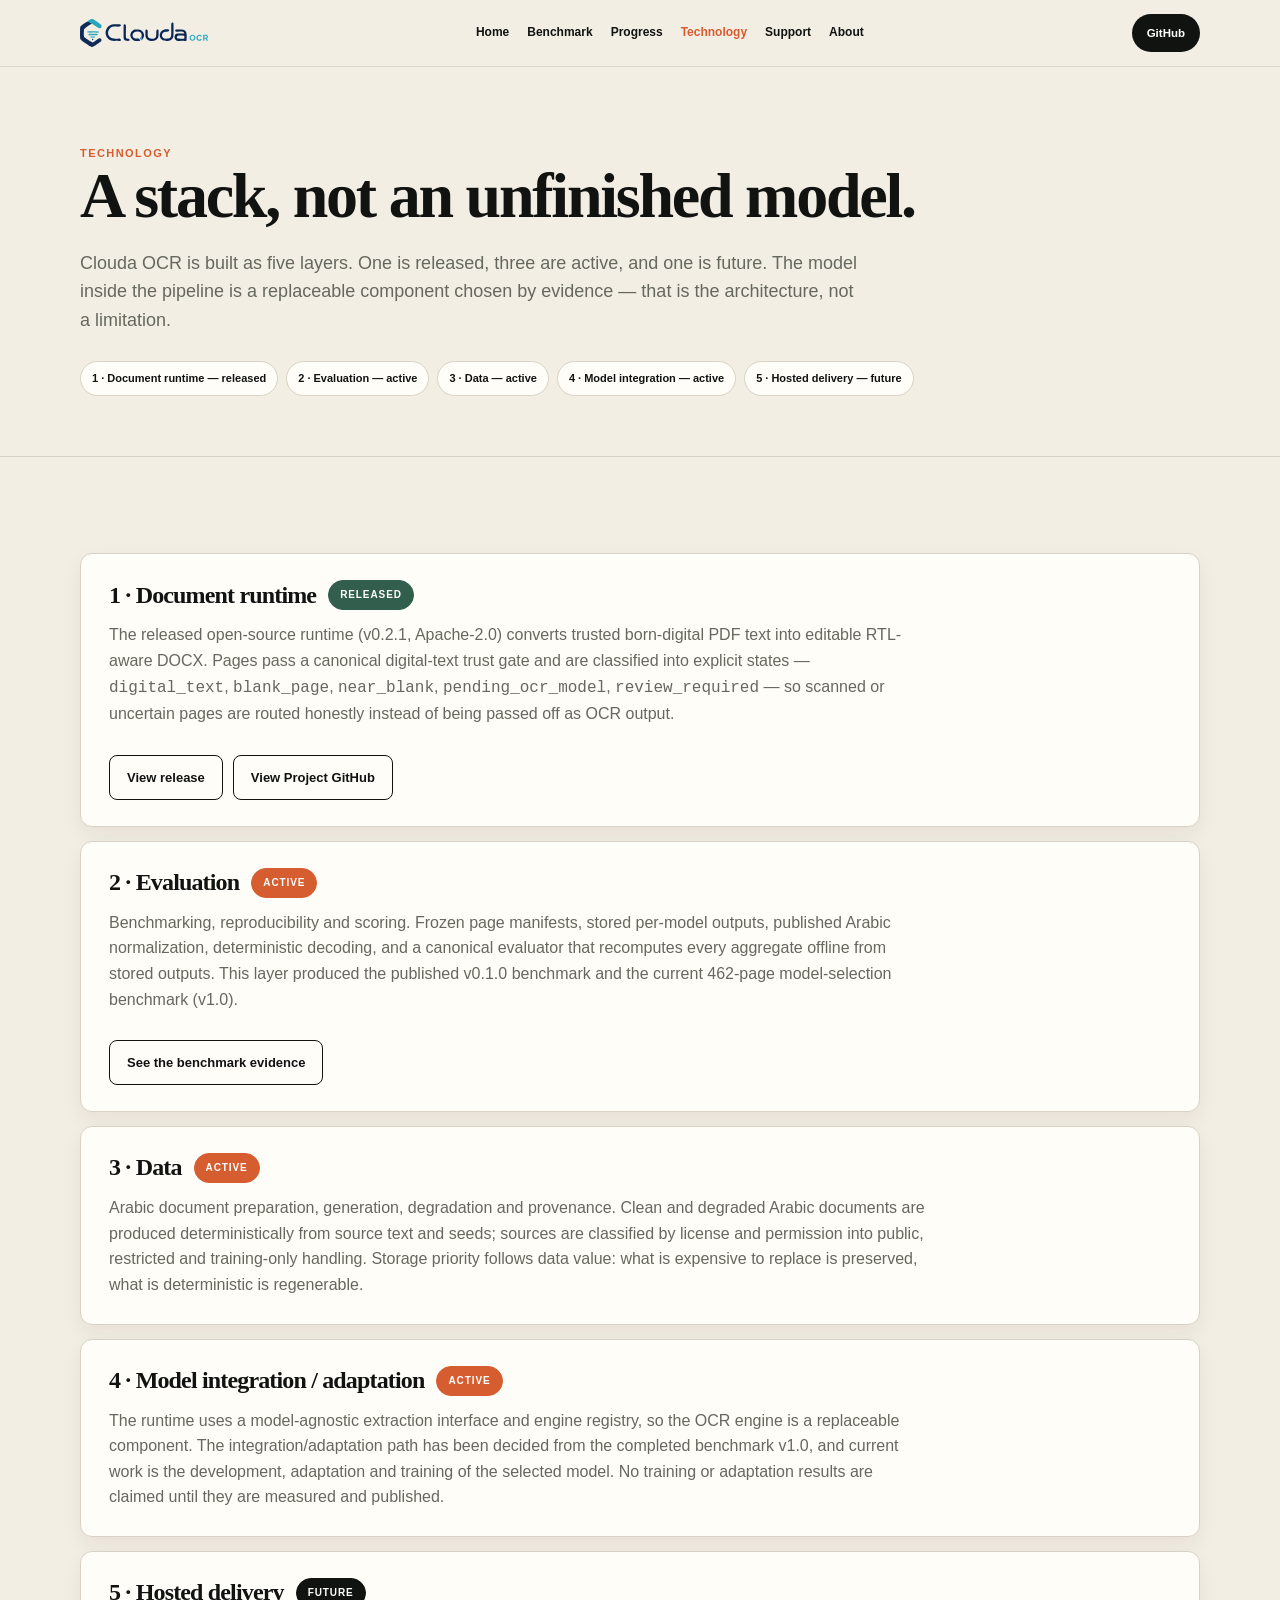
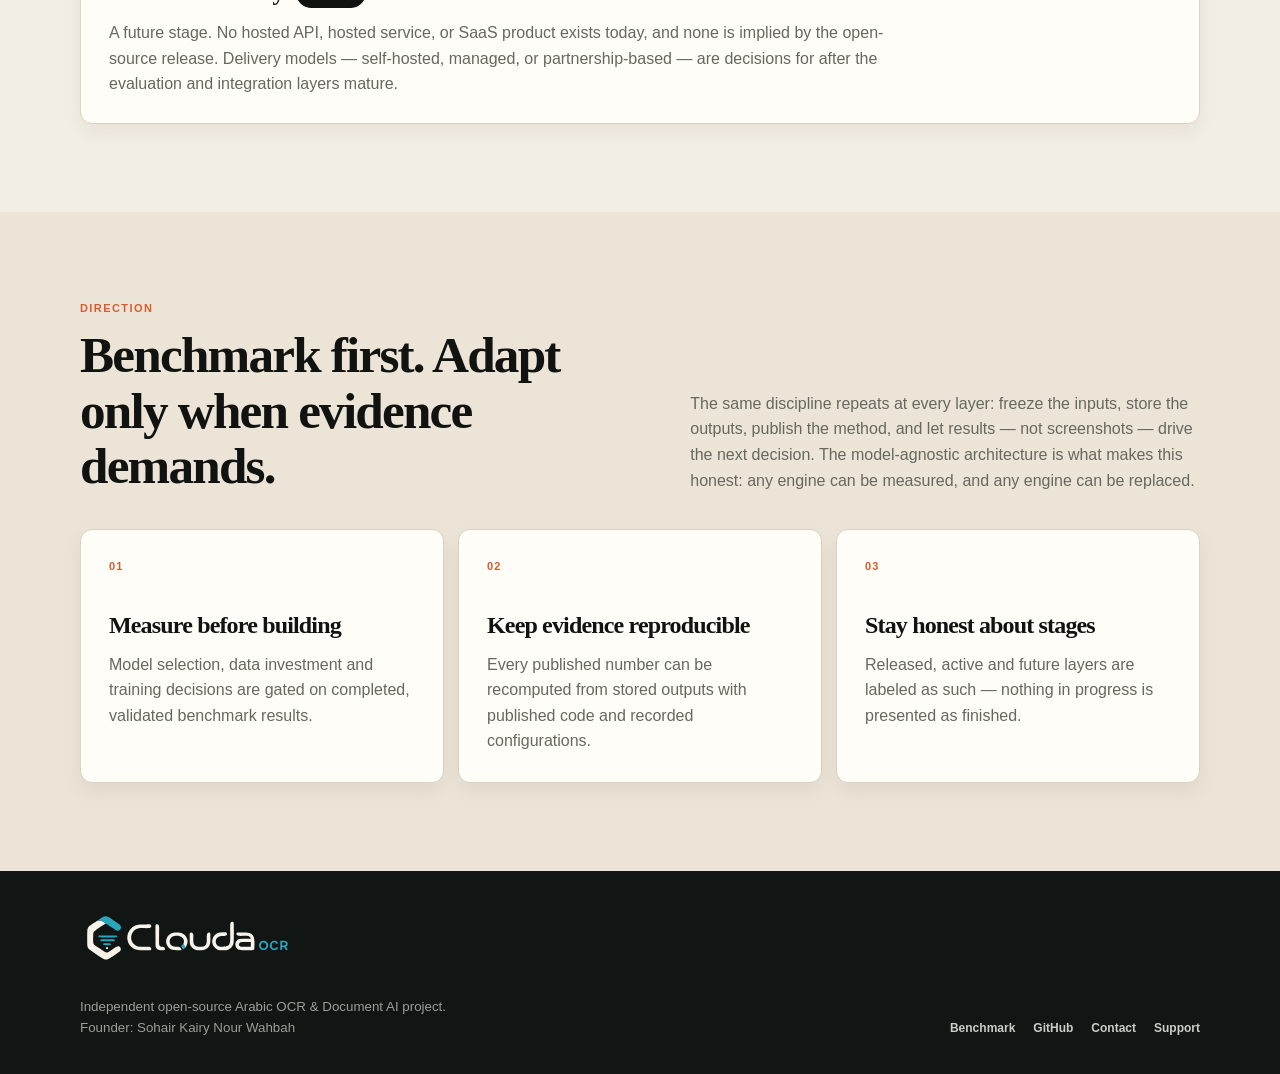
<file: technology.html>
<!doctype html>
<html lang="en">
<head>
<meta charset="utf-8">
<meta name="viewport" content="width=device-width,initial-scale=1">
<title>Technology — Clouda OCR</title>
<meta name="description" content="Clouda OCR is a stack, not an unfinished model: a released document runtime, an active evaluation layer, provenance-aware data tooling, evidence-gated model integration, and future hosted delivery.">
<meta property="og:title" content="Technology — Clouda OCR">
<meta property="og:description" content="Clouda OCR is a stack, not an unfinished model: a released document runtime, an active evaluation layer, provenance-aware data tooling, evidence-gated model integration, and future hosted delivery.">
<meta property="og:type" content="website">
<meta property="og:site_name" content="Clouda OCR">
<link rel="canonical" href="https://cloudaocr.xyz/technology.html">
<link rel="icon" type="image/png" sizes="32x32" href="assets/favicon-32.png">
<link rel="apple-touch-icon" sizes="180x180" href="assets/favicon-180.png">
<meta property="og:image" content="https://cloudaocr.xyz/assets/social-preview.jpg">
<meta property="og:image:width" content="1200">
<meta property="og:image:height" content="630">
<meta name="twitter:card" content="summary_large_image">
<meta name="twitter:image" content="https://cloudaocr.xyz/assets/social-preview.jpg">
<link rel="stylesheet" href="styles.css">
<script defer src="site.js"></script>
</head>
<body>
<nav>
  <div class="wrap navin">
    <a class="brand brand-logo" href="index.html" aria-label="Clouda OCR home"><img src="assets/logo-main.svg" alt="Clouda OCR"></a>
    <div class="links">
      <a class="" href="index.html">Home</a>
      <a class="" href="benchmark.html">Benchmark</a>
      <a class="" href="progress.html">Progress</a>
      <a class="active" aria-current="page" href="technology.html">Technology</a>
      <a class="" href="support.html">Support</a>
      <a class="" href="about.html">About</a>
    </div>
    <a class="navcta" href="https://github.com/sahrasayed3-crypto/clouda-ocr" target="_blank" rel="noopener noreferrer">GitHub</a>
    <button class="mobile-menu-btn" aria-label="Open navigation" aria-expanded="false"><span></span><span></span><span></span></button>
    <div class="mobile-menu">
      <a href="index.html">Home</a>
      <a href="benchmark.html">Benchmark</a>
      <a href="progress.html">Progress</a>
      <a href="technology.html">Technology</a>
      <a href="support.html">Support</a>
      <a href="about.html">About</a>
      <a class="support-link" href="https://github.com/sahrasayed3-crypto/clouda-ocr" target="_blank" rel="noopener noreferrer">GitHub</a>
    </div>
  </div>
</nav>

<header class="page-hero">
  <div class="wrap">
    <div class="kicker">Technology</div>
    <h1>A stack, not an unfinished model.</h1>
    <p>Clouda OCR is built as five layers. One is released, three are active, and one is future. The model inside the pipeline is a replaceable component chosen by evidence — that is the architecture, not a limitation.</p>
    <div class="page-meta">
      <span>1 · Document runtime — released</span>
      <span>2 · Evaluation — active</span>
      <span>3 · Data — active</span>
      <span>4 · Model integration — active</span>
      <span>5 · Hosted delivery — future</span>
    </div>
  </div>
</header>

<section>
  <div class="wrap">
    <div class="group-stack">

      <div class="group-card">
        <div class="grouphead"><h3>1 · Document runtime</h3><span class="badge green">Released</span></div>
        <p style="color:var(--muted);margin:12px 0 0;max-width:820px">The released open-source runtime (v0.2.1, Apache-2.0) converts trusted born-digital PDF text into editable RTL-aware DOCX. Pages pass a canonical digital-text trust gate and are classified into explicit states — <code>digital_text</code>, <code>blank_page</code>, <code>near_blank</code>, <code>pending_ocr_model</code>, <code>review_required</code> — so scanned or uncertain pages are routed honestly instead of being passed off as OCR output.</p>
        <div class="actions">
          <a class="btn light" href="https://github.com/sahrasayed3-crypto/clouda-ocr/releases/tag/v0.2.1" target="_blank" rel="noopener noreferrer">View release</a>
          <a class="btn light" href="https://github.com/sahrasayed3-crypto/clouda-ocr" target="_blank" rel="noopener noreferrer">View Project GitHub</a>
        </div>
      </div>

      <div class="group-card">
        <div class="grouphead"><h3>2 · Evaluation</h3><span class="badge copper">Active</span></div>
        <p style="color:var(--muted);margin:12px 0 0;max-width:820px">Benchmarking, reproducibility and scoring. Frozen page manifests, stored per-model outputs, published Arabic normalization, deterministic decoding, and a canonical evaluator that recomputes every aggregate offline from stored outputs. This layer produced the published v0.1.0 benchmark and the current <span data-status="current_benchmark.pages">462</span>-page model-selection benchmark (v1.0).</p>
        <div class="actions"><a class="btn light" href="benchmark.html">See the benchmark evidence</a></div>
      </div>

      <div class="group-card">
        <div class="grouphead"><h3>3 · Data</h3><span class="badge copper">Active</span></div>
        <p style="color:var(--muted);margin:12px 0 0;max-width:820px">Arabic document preparation, generation, degradation and provenance. Clean and degraded Arabic documents are produced deterministically from source text and seeds; sources are classified by license and permission into public, restricted and training-only handling. Storage priority follows data value: what is expensive to replace is preserved, what is deterministic is regenerable.</p>
      </div>

      <div class="group-card">
        <div class="grouphead"><h3>4 · Model integration / adaptation</h3><span class="badge copper">Active</span></div>
        <p style="color:var(--muted);margin:12px 0 0;max-width:820px">The runtime uses a model-agnostic extraction interface and engine registry, so the OCR engine is a replaceable component. The integration/adaptation path has been decided from the completed benchmark v1.0, and current work is the development, adaptation and training of the selected model. No training or adaptation results are claimed until they are measured and published.</p>
      </div>

      <div class="group-card">
        <div class="grouphead"><h3>5 · Hosted delivery</h3><span class="badge dark">Future</span></div>
        <p style="color:var(--muted);margin:12px 0 0;max-width:820px">A future stage. No hosted API, hosted service, or SaaS product exists today, and none is implied by the open-source release. Delivery models — self-hosted, managed, or partnership-based — are decisions for after the evaluation and integration layers mature.</p>
      </div>

    </div>
  </div>
</section>

<section class="progress">
  <div class="wrap">
    <div class="kicker">Direction</div>
    <div class="sectionhead">
      <h2>Benchmark first. Adapt only when evidence demands.</h2>
      <p>The same discipline repeats at every layer: freeze the inputs, store the outputs, publish the method, and let results — not screenshots — drive the next decision. The model-agnostic architecture is what makes this honest: any engine can be measured, and any engine can be replaced.</p>
    </div>
    <div class="cards3">
      <div class="card"><div class="num">01</div><h3>Measure before building</h3><p>Model selection, data investment and training decisions are gated on completed, validated benchmark results.</p></div>
      <div class="card"><div class="num">02</div><h3>Keep evidence reproducible</h3><p>Every published number can be recomputed from stored outputs with published code and recorded configurations.</p></div>
      <div class="card"><div class="num">03</div><h3>Stay honest about stages</h3><p>Released, active and future layers are labeled as such — nothing in progress is presented as finished.</p></div>
    </div>
  </div>
</section>

<footer>
  <div class="wrap foot">
    <div>
      <a class="footer-logo" href="index.html" aria-label="Clouda OCR home"><img src="assets/logo-dark.svg" alt="Clouda OCR"></a>
      <small>Independent open-source Arabic OCR &amp; Document AI project.<br>Founder: Sohair Kairy Nour Wahbah</small>
    </div>
    <div class="footlinks">
      <a href="benchmark.html">Benchmark</a>
      <a href="https://github.com/sahrasayed3-crypto/clouda-ocr" target="_blank" rel="noopener noreferrer">GitHub</a>
      <a data-contact-type="general" href="https://mail.google.com/mail/?view=cm&fs=1&to=contact%40cloudaocr.xyz&su=Clouda+OCR+%E2%80%94+General+Inquiry&body=Hello%2C%0A%0AI%27m+contacting+Clouda+OCR+regarding+a+general+inquiry.%0A%0ADetails%3A%0A%0A" target="_blank" rel="noopener noreferrer">Contact</a>
      <a href="support.html#financial-support">Support</a>
    </div>
  </div>
</footer>
</body>
</html>
</file>
<file: styles.css>
/* Clouda OCR public website */
:root{
 --bone:#f3eee4;--paper:#fffdf8;--ink:#111311;--muted:#66685f;--line:#d9d2c4;
 --copper:#d65d2f;--copper-dark:#a94420;--green:#315e4d;--green2:#274b3e;--dark:#111513;
 --shadow:0 14px 36px rgba(26,24,20,.08);--shadow2:0 8px 20px rgba(26,24,20,.06);
 --wrap:1180px;
}
*{box-sizing:border-box}
html{scroll-behavior:smooth}
body{margin:0;background:var(--bone);color:var(--ink);font-family:Arial,Helvetica,sans-serif;font-size:16px;line-height:1.6;-webkit-font-smoothing:antialiased}
a{color:inherit;text-decoration:none}
a:focus-visible,button:focus-visible{outline:2px solid var(--copper);outline-offset:2px;border-radius:4px}
img{max-width:100%;display:block}
.wrap{width:min(calc(100% - 48px),var(--wrap));margin:auto}
nav{position:sticky;top:0;z-index:1000;background:rgba(243,238,228,.96);backdrop-filter:blur(10px);border-bottom:1px solid rgba(217,210,196,.8)}
.navin{height:70px;display:flex;align-items:center;justify-content:space-between;gap:22px;position:relative}
.brand{font-weight:900;font-size:14px;letter-spacing:.14em;white-space:nowrap}
.links{display:flex;align-items:center;gap:24px;font-size:13px;font-weight:700}
.links a{position:relative;padding:24px 0}
.links a:hover,.links a.active{color:var(--copper)}
.navcta{background:var(--ink);color:#fff!important;border-radius:999px;padding:11px 17px;font-size:12px;font-weight:800;white-space:nowrap}
.navcta:hover{background:var(--copper)}
.mobile-menu-btn{display:none;width:44px;height:44px;border:1px solid var(--line);border-radius:10px;background:var(--paper);align-items:center;justify-content:center;flex-direction:column;gap:4px;cursor:pointer}
.mobile-menu-btn span{width:20px;height:2px;background:var(--ink);display:block}
.mobile-menu{display:none}
.hero{padding:92px 0 82px;overflow:hidden}
.herogrid{display:grid;grid-template-columns:1.08fr .92fr;gap:70px;align-items:center}
.eyebrow,.kicker{font-size:11px;text-transform:uppercase;letter-spacing:.13em;font-weight:900;color:var(--copper)}
.eyebrow{display:flex;align-items:center;gap:9px;margin-bottom:18px}.eyebrow i{width:7px;height:7px;background:var(--copper);border-radius:50%}
h1,h2,h3{font-family:Georgia,'Times New Roman',serif;margin:0;font-weight:700;letter-spacing:-.035em}
h1{font-size:clamp(54px,5.7vw,82px);line-height:1.03;max-width:760px}
h2{font-size:clamp(38px,4vw,58px);line-height:1.08}
h3{font-size:24px;line-height:1.16}
.lead{font-size:18px;line-height:1.7;color:#53564f;max-width:670px;margin:22px 0 0}
.actions{display:flex;flex-wrap:wrap;gap:10px;margin-top:28px}
.btn{display:inline-flex;align-items:center;justify-content:center;min-height:45px;padding:12px 17px;border-radius:8px;border:1px solid var(--ink);font-size:13px;font-weight:800;line-height:1.2;transition:.18s ease;overflow-wrap:anywhere}
.btn:hover{transform:translateY(-1px)}
.btn.primary{background:var(--copper);color:#fff;border-color:var(--copper)}
.btn.primary:hover{background:var(--copper-dark)}
.btn.dark{background:var(--ink);color:#fff}.btn.light{background:var(--paper)}
.btn.ghost{border-color:rgba(255,255,255,.45);color:#fff}
.micro{font-size:12px;color:#77796f;margin-top:15px}
.docstack{height:440px;position:relative;max-width:520px;margin-left:auto}
.sheet{position:absolute;background:var(--paper);border:1px solid #e6dfd1;box-shadow:var(--shadow);border-radius:4px;padding:28px;overflow:hidden}
.sheet.a{width:76%;height:74%;top:12%;left:1%;transform:rotate(-3deg)}
.sheet.b{width:75%;height:78%;top:6%;left:12%;transform:rotate(2.5deg)}
.sheet.c{width:73%;height:76%;top:2%;right:0;transform:rotate(-.7deg)}
.sheet .arabic{font-family:Tahoma,Arial,sans-serif;direction:rtl;text-align:right;font-size:18px;line-height:1.85;margin-top:50px}
.rule{height:2px;background:#d7d0c2;margin:17px 0}.rule.short{width:58%}.rule.orange{background:var(--copper);width:48%;height:3px}.corner{position:absolute;bottom:18px;left:22px;font-size:9px;letter-spacing:.12em;color:#85857f;text-transform:uppercase}
.proof{background:var(--dark);color:#fff;padding:54px 0}.proofgrid{display:grid;grid-template-columns:210px 1fr;gap:58px;align-items:center}.bigstat{font-family:Georgia,serif;font-size:82px;color:#ff9a74;line-height:1}.proof h2{font-size:34px}.proof p{color:#c9ccc8;margin:10px 0 0;max-width:720px}.source{margin-top:14px;color:#91978f;font-size:11px}.source a{color:#fff;text-decoration:underline}
section{padding:88px 0}
[id]{scroll-margin-top:84px}.sectionhead{display:grid;grid-template-columns:1.04fr .96fr;gap:58px;align-items:end;margin:10px 0 36px}.sectionhead p{color:var(--muted);margin:0;max-width:620px}
.cards3{display:grid;grid-template-columns:repeat(3,1fr);gap:14px}.card,.stat,.resource,.list-card,.benchmark-box,.contact-card{background:var(--paper);border:1px solid var(--line);border-radius:12px;box-shadow:var(--shadow2)}.card{padding:28px}.card .num{font-size:11px;font-weight:900;color:var(--copper);letter-spacing:.1em;margin-bottom:36px}.card p{color:var(--muted);margin:12px 0 0}
.progress{background:#ece4d7}.stats{display:grid;grid-template-columns:repeat(4,1fr);gap:12px;margin:32px 0}.stat{padding:24px}.stat strong{font-family:Georgia,serif;font-size:36px;display:block;line-height:1.05}.stat small{display:block;color:var(--muted);margin-top:8px;line-height:1.45}
.bench-top{display:grid;grid-template-columns:.85fr 1.15fr;gap:18px;margin-top:30px}.benchmark-box{padding:30px}.benchmark-box.dark{background:var(--dark);color:#fff;border-color:#2a2f2b}.benchmark-box.dark p{color:#bec4bf}.rank-list{margin-top:16px}.rank-row{display:grid;grid-template-columns:50px 1fr 140px;gap:16px;padding:13px 0;border-top:1px solid var(--line);align-items:center}.dark .rank-row{border-color:#303631}.rank-row:first-child{border-top:0}.rank{font-family:Georgia,serif;font-size:24px;color:var(--copper)}.score{font-variant-numeric:tabular-nums;font-weight:900;text-align:right}.muted{color:var(--muted)}
.note{border-left:3px solid var(--copper);background:#f9f3e9;padding:15px 18px;color:#5c5e57;font-size:13px;margin-top:18px}
.resource-grid{display:grid;grid-template-columns:repeat(4,1fr);gap:12px;margin-top:26px}.resource{padding:23px}.resource strong{font-family:Georgia,serif;font-size:22px}.resource p{margin:7px 0 0;color:var(--muted);font-size:14px}
.scale{background:var(--dark);color:#fff}.scale .sectionhead p,.scale .resource p{color:#bcc1bd}.scale .resource{background:#171c19;border-color:#2d332f}.scale .kicker{color:#ff8458}
.data-grid{display:grid;grid-template-columns:1fr 1fr;gap:14px}.data-card{background:var(--paper);border:1px solid var(--line);border-radius:12px;padding:30px}.data-card.dark{background:var(--green);color:#fff;border-color:var(--green)}.data-card p{color:var(--muted)}.data-card.dark p{color:#d7e3dc}.flow{display:flex;gap:8px;align-items:center;flex-wrap:wrap;margin-top:22px}.pill{border:1px solid var(--line);border-radius:999px;padding:7px 11px;font-size:11px;font-weight:800}.dark .pill{border-color:rgba(255,255,255,.42)}.arrow{opacity:.5}
.funding{background:#e9dfd0}.fundbox{background:var(--paper);border:1px solid var(--line);border-radius:14px;box-shadow:var(--shadow);padding:34px;display:grid;grid-template-columns:.75fr 1.25fr;gap:36px}.amount{font-family:Georgia,serif;color:var(--copper);font-size:64px;line-height:1}.amountsub{font-weight:900;margin-top:6px}.funditems{display:grid;grid-template-columns:1fr 1fr;gap:0;border:1px solid var(--line);border-radius:10px;overflow:hidden}.funditem{padding:18px;border-bottom:1px solid var(--line);border-right:1px solid var(--line)}.funditem:nth-child(2n){border-right:0}.funditem:nth-last-child(-n+2){border-bottom:0}.funditem b{display:block;font-size:13px}.funditem span{color:var(--muted);font-size:12px;display:block;margin-top:4px}
.timeline{display:grid;grid-template-columns:repeat(4,1fr);border-top:1px solid var(--ink);margin-top:34px}.step{padding:24px 20px 0 0}.step em{font-style:normal;color:var(--copper);font-size:10px;font-weight:900;letter-spacing:.1em}.step b{display:block;font-family:Georgia,serif;font-size:21px;margin:18px 0 7px}.step p{color:var(--muted);font-size:13px}
.page-hero{padding:78px 0 60px;border-bottom:1px solid var(--line)}.page-hero h1{font-size:clamp(50px,5vw,72px);max-width:960px}.page-hero p{font-size:18px;color:var(--muted);max-width:780px;margin:20px 0 0}.page-meta{display:flex;flex-wrap:wrap;gap:8px;margin-top:26px}.page-meta span{font-size:11px;font-weight:800;border:1px solid var(--line);border-radius:999px;background:var(--paper);padding:8px 11px}
.two-col,.about-grid{display:grid;grid-template-columns:1fr 1fr;gap:16px}.list-card{padding:28px}.list-card ul{margin:16px 0 0;padding-left:20px;color:var(--muted)}.list-card li{margin:9px 0}.contact-card{padding:30px;background:var(--dark);color:#fff}.contact-card p{color:#c7ccc8}
.table-wrap{overflow-x:auto;border:1px solid var(--line);border-radius:12px;background:var(--paper)}table{width:100%;border-collapse:collapse;min-width:740px}th,td{text-align:left;padding:13px 14px;border-bottom:1px solid var(--line);font-size:13px}th{font-size:11px;text-transform:uppercase;letter-spacing:.06em;background:#f5f0e7}td.num{text-align:right;font-variant-numeric:tabular-nums}tr:last-child td{border-bottom:0}
.final{background:var(--copper);color:#fff;padding:76px 0}.final h2{max-width:800px}.final p{max-width:660px;color:#ffe3d8}.final .btn.primary{background:#fff;color:var(--ink);border-color:#fff}.final .btn.ghost:hover{background:rgba(255,255,255,.1)}
footer{background:var(--dark);color:#fff;padding:38px 0}.foot{display:flex;justify-content:space-between;gap:30px;align-items:flex-end}.foot small{display:block;color:#999f99;margin-top:11px;max-width:460px}.footlinks{display:flex;gap:18px;font-size:12px;font-weight:800;color:#c9cec9}
@media(max-width:980px){.links,.navcta{display:none}.mobile-menu-btn{display:flex}.mobile-menu{position:absolute;top:64px;left:0;right:0;background:var(--bone);border:1px solid var(--line);border-radius:12px;box-shadow:var(--shadow);padding:12px 16px}.mobile-menu.open{display:block}.mobile-menu a{display:block;padding:12px 4px;border-bottom:1px solid var(--line);font-size:14px;font-weight:800}.mobile-menu a:last-child{border-bottom:0}.mobile-menu .support-link{background:var(--ink);color:#fff;border-radius:8px;text-align:center;margin-top:10px;padding:12px}.navin{height:64px}.herogrid,.proofgrid,.sectionhead,.bench-top,.fundbox{grid-template-columns:1fr}.docstack{margin:20px auto 0;max-width:560px}.proofgrid{gap:22px}.cards3{grid-template-columns:1fr}.stats{grid-template-columns:1fr 1fr}.resource-grid{grid-template-columns:1fr 1fr}.timeline{grid-template-columns:1fr 1fr}.two-col,.about-grid{grid-template-columns:1fr}}
@media(max-width:640px){.wrap{width:min(calc(100% - 32px),var(--wrap))}.hero{padding:58px 0 52px}h1{font-size:42px;line-height:1.08;letter-spacing:-.025em}h2{font-size:34px;line-height:1.12;letter-spacing:-.02em}h3{letter-spacing:-.015em}.lead,.page-hero p{font-size:16px;line-height:1.72}.docstack{height:340px}.sheet{padding:18px}.sheet .arabic{font-size:15px;margin-top:36px}.proof{padding:44px 0}.bigstat{font-size:64px}.proof h2{font-size:29px}section{padding:62px 0}.stats,.resource-grid,.data-grid,.timeline{grid-template-columns:1fr}.rank-row{grid-template-columns:38px 1fr}.score{grid-column:2;text-align:left}.funditems{grid-template-columns:1fr}.funditem{border-right:0!important}.funditem:nth-last-child(-n+2){border-bottom:1px solid var(--line)}.funditem:last-child{border-bottom:0}.amount{font-size:52px}.actions{display:grid;grid-template-columns:1fr}.btn{width:100%}.page-hero{padding:52px 0 40px}.page-hero h1{font-size:40px;line-height:1.1}.foot{display:block}.footlinks{margin-top:22px;flex-wrap:wrap}.table-wrap{margin-left:-4px;margin-right:-4px}}


/* =========================================================
   CLOUDA OCR BRAND ASSETS
   ========================================================= */
.brand-logo{
  display:flex;
  align-items:center;
  flex:0 0 auto;
  width:188px;
  height:46px;
  padding:0;
}
.brand-logo img{
  display:block;
  width:100%;
  height:100%;
  object-fit:contain;
  object-position:left center;
}
.footer-logo{
  display:inline-flex;
  align-items:center;
  width:205px;
  height:52px;
  margin-bottom:10px;
}
.footer-logo img{
  display:block;
  width:100%;
  height:100%;
  object-fit:contain;
  object-position:left center;
}
@media (max-width:1180px){
  .brand-logo{width:168px;height:42px}
}
@media (max-width:520px){
  .brand-logo{width:148px;height:38px}
  .footer-logo{width:180px;height:46px}
}
@media (max-width:360px){
  .brand-logo{width:136px;height:36px}
}


/* =========================================================
   FINAL VISUAL PASS — laptop hero + logo visibility
   ========================================================= */

/* Header logo uses the horizontal mark without the Arabic tagline. */
.brand-logo{
  width:196px;
  height:48px;
}

/* Keep the footer mark readable on the dark footer. */
.footer-logo{
  width:220px;
  height:52px;
  opacity:1;
}
.footer-logo img{
  object-fit:contain;
  object-position:left center;
}

/* Desktop/laptop hero: designed to fit 1366×768 without clipping. */
.hero{
  padding:58px 0 60px;
}
.herogrid{
  grid-template-columns:minmax(0,620px) minmax(320px,1fr);
  gap:54px;
  align-items:center;
}
.hero h1{
  font-size:clamp(56px,4.6vw,68px);
  line-height:1.035;
  letter-spacing:-.032em;
  max-width:620px;
}
.hero .lead{
  font-size:17px;
  line-height:1.62;
  max-width:610px;
  margin-top:18px;
}
.hero .actions{
  margin-top:22px;
}
.hero .eyebrow{
  margin-bottom:15px;
}
.docstack{
  width:100%;
  max-width:420px;
  height:360px;
  margin-left:auto;
  margin-right:8px;
}
.sheet{
  padding:22px;
}
.sheet .arabic{
  font-size:16px;
  line-height:1.75;
  margin-top:38px;
}
.corner{
  bottom:15px;
  left:17px;
  font-size:8px;
}

/* Medium laptops: slightly more compact. */
@media (min-width:981px) and (max-width:1450px){
  .wrap{width:min(calc(100% - 64px),1180px)}
  .hero{padding:52px 0 54px}
  .herogrid{
    grid-template-columns:minmax(0,600px) minmax(300px,1fr);
    gap:44px;
  }
  .hero h1{
    font-size:clamp(54px,4.45vw,62px);
    max-width:600px;
  }
  .docstack{
    max-width:390px;
    height:338px;
    margin-right:0;
  }
  .sheet .arabic{
    font-size:15px;
    margin-top:34px;
  }
}

/* Large desktops: do not let the hero become oversized again. */
@media (min-width:1451px){
  .hero h1{font-size:70px;max-width:650px}
  .herogrid{grid-template-columns:minmax(0,650px) minmax(340px,1fr)}
  .docstack{max-width:460px;height:390px}
}

/* Preserve the mobile/tablet behavior after the desktop overrides. */
@media (max-width:980px){
  .hero{padding:58px 0 52px}
  .herogrid{grid-template-columns:1fr;gap:30px}
  .hero h1{
    font-size:clamp(44px,8.4vw,60px);
    max-width:760px;
    line-height:1.06;
  }
  .docstack{
    max-width:520px;
    height:380px;
    margin:12px auto 0;
  }
}
@media (max-width:640px){
  .brand-logo{width:154px;height:39px}
  .hero{padding:46px 0 48px}
  .hero h1{
    font-size:40px;
    line-height:1.09;
    letter-spacing:-.02em;
  }
  .hero .lead{font-size:16px;line-height:1.66}
  .docstack{height:310px;max-width:390px}
  .footer-logo{width:190px;height:46px}
}


/* =========================================================
   HARD LAPTOP FIX — 1366×768 / browser scaling resilience
   ========================================================= */

/* Compact desktop header */
.navin{
  height:66px !important;
  gap:16px !important;
}
.brand-logo{
  width:158px !important;
  height:40px !important;
  flex:0 0 158px !important;
}
.links{
  gap:18px !important;
  font-size:12px !important;
  white-space:nowrap;
}
.links a{
  padding:21px 0 !important;
}
.navcta{
  padding:10px 15px !important;
  font-size:11.5px !important;
}

/* Keep the whole header inside ordinary laptop widths. */
@media (max-width:1180px){
  .links,.navcta{display:none !important}
  .mobile-menu-btn{display:flex !important}
  .navin{height:64px !important}
}

/* Main hero: intentionally conservative on laptop. */
.hero{
  padding:46px 0 52px !important;
}
.herogrid{
  grid-template-columns:minmax(0,540px) minmax(280px,1fr) !important;
  gap:46px !important;
}
.hero h1{
  font-size:54px !important;
  line-height:1.035 !important;
  max-width:540px !important;
  letter-spacing:-.028em !important;
}
.hero .lead{
  font-size:16px !important;
  line-height:1.62 !important;
  max-width:540px !important;
  margin-top:16px !important;
}
.hero .actions{
  margin-top:20px !important;
}
.docstack{
  max-width:350px !important;
  height:305px !important;
  margin-left:auto !important;
  margin-right:10px !important;
}
.sheet{
  padding:18px !important;
}
.sheet .arabic{
  font-size:14px !important;
  line-height:1.65 !important;
  margin-top:28px !important;
}

/* 1181–1450: laptop-specific tuning */
@media (min-width:1181px) and (max-width:1450px){
  .wrap{width:min(calc(100% - 54px),1120px) !important}
  .hero h1{font-size:52px !important;max-width:520px !important}
  .herogrid{
    grid-template-columns:minmax(0,520px) minmax(260px,1fr) !important;
    gap:42px !important;
  }
  .docstack{
    max-width:330px !important;
    height:292px !important;
  }
}

/* Tablet / phone: hamburger and single-column hero. */
@media (max-width:1180px){
  .herogrid{grid-template-columns:1fr !important;gap:28px !important}
  .hero h1{
    font-size:clamp(42px,7vw,54px) !important;
    max-width:700px !important;
  }
  .docstack{
    width:100% !important;
    max-width:460px !important;
    height:330px !important;
    margin:6px auto 0 !important;
  }
}
@media (max-width:640px){
  .brand-logo{
    width:142px !important;
    height:36px !important;
    flex-basis:142px !important;
  }
  .hero{padding:40px 0 46px !important}
  .hero h1{
    font-size:38px !important;
    line-height:1.08 !important;
    max-width:none !important;
  }
  .docstack{
    max-width:360px !important;
    height:285px !important;
  }
}

/* Footer remains on the successful light-logo treatment. */
.footer-logo{
  width:220px !important;
  height:52px !important;
}


/* =========================================================
   OFFICIAL CLOUDA OCR LOGO — exact user-supplied LOGO_MAIN.svg
   ========================================================= */

/* Header: compact official logo, no tagline, no cropping, no recoloring. */
nav .brand-logo{
  width:138px !important;
  height:34px !important;
  flex:0 0 138px !important;
  overflow:visible !important;
}
nav .brand-logo img{
  display:block !important;
  width:138px !important;
  height:auto !important;
  max-width:138px !important;
  max-height:34px !important;
  object-fit:contain !important;
  object-position:left center !important;
}

/* Footer: preserve official navy/cyan colors by placing logo on a light brand plate. */
footer .footer-logo{
  display:inline-flex !important;
  align-items:center !important;
  justify-content:flex-start !important;
  width:auto !important;
  height:auto !important;
  padding:12px 16px !important;
  margin-bottom:18px !important;
  border-radius:12px !important;
  background:#F7F3EB !important;
  border:1px solid rgba(247,243,235,.16) !important;
}
footer .footer-logo img{
  display:block !important;
  width:210px !important;
  height:auto !important;
  max-width:210px !important;
  object-fit:contain !important;
  object-position:left center !important;
}

/* Laptop header spacing */
@media (min-width:1181px) and (max-width:1450px){
  nav .brand-logo{
    width:128px !important;
    height:32px !important;
    flex-basis:128px !important;
  }
  nav .brand-logo img{
    width:128px !important;
    max-width:128px !important;
    max-height:32px !important;
  }
}

/* Tablet/mobile */
@media (max-width:1180px){
  nav .brand-logo{
    width:126px !important;
    height:31px !important;
    flex-basis:126px !important;
  }
  nav .brand-logo img{
    width:126px !important;
    max-width:126px !important;
    max-height:31px !important;
  }
}
@media (max-width:640px){
  nav .brand-logo{
    width:118px !important;
    height:29px !important;
    flex-basis:118px !important;
  }
  nav .brand-logo img{
    width:118px !important;
    max-width:118px !important;
    max-height:29px !important;
  }
  footer .footer-logo{
    padding:10px 12px !important;
  }
  footer .footer-logo img{
    width:180px !important;
    max-width:180px !important;
  }
}


/* =========================================================
   FINAL DARK FOOTER LOGO
   Exact user-supplied dark variant, transparent background.
   ========================================================= */
footer .footer-logo{
  display:inline-flex !important;
  align-items:center !important;
  justify-content:flex-start !important;
  width:auto !important;
  height:auto !important;
  padding:0 !important;
  margin-bottom:18px !important;
  border-radius:0 !important;
  background:transparent !important;
  border:0 !important;
  box-shadow:none !important;
}
footer .footer-logo img{
  display:block !important;
  width:215px !important;
  height:auto !important;
  max-width:215px !important;
  max-height:none !important;
  object-fit:contain !important;
  object-position:left center !important;
  filter:none !important;
}
@media (max-width:640px){
  footer .footer-logo img{
    width:185px !important;
    max-width:185px !important;
  }
}


/* =========================================================
   STATUS SYSTEM — phase chip, status badges, status cards,
   evidence cards, timeline groups. Same black/white/cream
   identity; restrained additions only.
   ========================================================= */

/* Hero subtitle under the Clouda OCR title */
.subtitle{
  font-family:Georgia,'Times New Roman',serif;
  font-size:clamp(20px,2.2vw,26px);
  font-weight:700;
  letter-spacing:-.015em;
  color:var(--ink);
  margin:12px 0 0;
}

/* Current-phase indicator */
.phase-chip{
  display:inline-flex;
  align-items:center;
  gap:9px;
  border:1px solid var(--line);
  background:var(--paper);
  border-radius:999px;
  padding:9px 15px;
  font-size:12px;
  font-weight:800;
  color:#53564f;
  margin-top:20px;
}
.phase-chip i{width:7px;height:7px;background:var(--copper);border-radius:50%;flex:0 0 auto}

/* Status badges used across pages */
.badge{
  display:inline-block;
  font-size:10px;
  font-weight:900;
  letter-spacing:.09em;
  text-transform:uppercase;
  border-radius:999px;
  padding:6px 11px;
  border:1px solid var(--line);
  background:var(--bone);
  color:#5c5e57;
  vertical-align:middle;
}
.badge.copper{background:var(--copper);border-color:var(--copper);color:#fff}
.badge.green{background:var(--green);border-color:var(--green);color:#fff}
.badge.dark{background:var(--ink);border-color:var(--ink);color:#fff}
.badge.outline-dark{background:transparent;border-color:rgba(255,255,255,.5);color:#fff}

/* Current project status cards (Home) */
.status-grid{display:grid;grid-template-columns:repeat(3,1fr);gap:12px;margin-top:6px}
.status-card{background:var(--paper);border:1px solid var(--line);border-radius:12px;box-shadow:var(--shadow2);padding:22px;display:flex;flex-direction:column;gap:12px}
.status-card .kick{font-size:10px;text-transform:uppercase;letter-spacing:.13em;font-weight:900;color:var(--copper)}
.status-card strong{font-family:Georgia,serif;font-size:21px;line-height:1.2;display:block}
.status-card .badge{align-self:flex-start}
.status-card .releaselink{font-size:12px;font-weight:800;color:var(--copper);text-decoration:underline;text-underline-offset:3px;margin:-4px 0 0}
.status-card .releaselink:hover{color:var(--copper-dark)}
.status-card .releaselink:focus-visible{outline:2px solid var(--copper);outline-offset:2px;border-radius:4px}

/* Evidence layers / reproducibility grid (Home) */
.mini-grid{display:grid;grid-template-columns:repeat(3,1fr);gap:12px;margin-top:6px}
.mini-card{background:var(--paper);border:1px solid var(--line);border-radius:12px;box-shadow:var(--shadow2);padding:22px}
.mini-card b{display:block;font-family:Georgia,serif;font-size:18px;margin-bottom:7px}
.mini-card span{color:var(--muted);font-size:13px;display:block}
.mini-card .stagelabel{display:block;font-size:10px;text-transform:uppercase;letter-spacing:.12em;font-weight:900;color:var(--muted);margin-bottom:9px}

/* Results-not-published banner (Benchmark / Home) */
.results-banner{border:1px dashed var(--copper);border-radius:12px;background:#f9f3e9;padding:18px 22px;color:#5c5e57;font-size:14px}
.results-banner strong{color:var(--ink)}

/* Progress timeline groups */
.group-stack{display:grid;gap:14px;margin-top:8px}
.group-card{background:var(--paper);border:1px solid var(--line);border-radius:12px;box-shadow:var(--shadow2);padding:26px 28px}
.group-card .grouphead{display:flex;align-items:center;gap:12px;flex-wrap:wrap;margin-bottom:6px}
.group-card h3{margin:0}
.group-card ul{margin:14px 0 0;padding-left:20px;color:var(--muted)}
.group-card li{margin:8px 0}
.group-card li b{color:var(--ink)}

/* Benchmark meta chips row */
.meta-chips{display:flex;flex-wrap:wrap;gap:8px;margin-top:14px}
.meta-chips span{font-size:11px;font-weight:800;border:1px solid rgba(255,255,255,.4);border-radius:999px;padding:7px 11px;color:#fff}
.meta-chips.light span{border-color:var(--line);background:var(--paper);color:#53564f}

/* Prose notes under tables */
.metric-note{color:var(--muted);font-size:13px;margin-top:14px;max-width:820px}

/* Small secondary DOI line under the evidence action row */
.doi-line{color:var(--muted);font-size:12px;margin:2px 0 0;font-variant-numeric:tabular-nums}

/* What-works pipeline (Home) */
.pipeline{background:var(--paper);border:1px solid var(--line);border-radius:12px;box-shadow:var(--shadow2);padding:24px;margin-top:22px;max-width:780px}
.pipe-node{display:inline-block;border:1px solid var(--ink);border-radius:8px;padding:9px 14px;font-size:13px;font-weight:800;background:var(--bone)}
.pipe-arrow{text-align:center;color:var(--copper);font-weight:900;margin:6px 0;font-size:14px;line-height:1}
.pipe-branch{margin-top:12px;display:grid;gap:10px}
.pipe-branch-item{font-size:14px;color:#53564f;line-height:1.55;border-left:3px solid var(--copper);padding:10px 14px;background:var(--bone);border-radius:0 8px 8px 0}
.pipe-branch-item em{font-style:normal;font-size:11px;font-weight:900;color:var(--green);text-transform:uppercase;letter-spacing:.07em}
.pipe-branch-item code{font-size:12px;background:var(--paper);border:1px solid var(--line);border-radius:5px;padding:2px 6px}
.nextmilestone{border:1px solid var(--green);background:#edf3ee;border-radius:12px;padding:16px 20px;font-size:14px;color:var(--green2);margin-top:18px;max-width:780px}
.nextmilestone b{font-family:Georgia,serif;font-size:15px}
.quietline{color:var(--muted);font-size:13px;margin:12px 0 0}

/* Technical files disclosure (benchmark evidence actions) */
.techfiles{background:var(--paper);border:1px solid var(--line);border-radius:12px;box-shadow:var(--shadow2);margin-top:14px;max-width:520px}
.techfiles summary{cursor:pointer;padding:14px 18px;font-size:11px;font-weight:900;letter-spacing:.09em;text-transform:uppercase;color:#53564f;list-style:none;display:flex;align-items:center;gap:10px;border-radius:12px}
.techfiles summary::-webkit-details-marker{display:none}
.techfiles summary::before{content:"+";color:var(--copper);font-weight:900;font-size:16px;width:13px;flex:0 0 auto;line-height:1}
.techfiles[open] summary::before{content:"–"}
.techfiles summary:hover,.techfiles[open] summary{color:var(--copper)}
.techfiles ul{list-style:none;margin:0;padding:2px 20px 16px 41px}
.techfiles li{margin:9px 0}
.techfiles a{font-size:13px;font-weight:700;color:var(--ink);text-decoration:underline;text-decoration-color:var(--line);text-underline-offset:3px}
.techfiles a:hover{color:var(--copper);text-decoration-color:var(--copper)}
.techfiles a:focus-visible{outline:2px solid var(--copper);outline-offset:2px;border-radius:4px}

@media (max-width:980px){
  .status-grid{grid-template-columns:1fr 1fr}
  .mini-grid{grid-template-columns:1fr 1fr}
}
@media (max-width:640px){
  .status-grid,.mini-grid{grid-template-columns:1fr}
  .phase-chip{margin-top:16px}
}

/* About accordion — unified "People also ask" style container */
.about-faq{background:var(--paper);border:1px solid var(--line);border-radius:12px;box-shadow:var(--shadow2);overflow:hidden}
.about-faq .about-accordion{border-top:1px solid #d3cab8}
.about-faq .about-accordion:first-child{border-top:0}
.about-accordion summary{display:flex;align-items:center;gap:14px;min-height:68px;padding:16px 28px;cursor:pointer;list-style:none;font-weight:900;font-size:18px;color:var(--ink);transition:background .15s ease;-webkit-tap-highlight-color:transparent}
.about-accordion summary::-webkit-details-marker{display:none}
.about-accordion summary::marker{content:""}
.about-accordion summary:hover{background:#f6f1e7}
.about-accordion summary:focus-visible{outline:2px solid var(--copper);outline-offset:-2px}
.about-accordion .accordion-q{flex:1;min-width:0;overflow-wrap:anywhere}
.about-accordion .accordion-icon{flex:none;width:20px;height:20px;color:var(--green);stroke-width:3;transform:rotate(0deg);transition:transform .18s ease}
.about-accordion[open] summary .accordion-icon{transform:rotate(180deg)}
.about-accordion .accordion-answer{padding:18px 28px 26px;border-top:1px solid #ece5d6}
.about-accordion .accordion-answer>:last-child{margin-bottom:0}
@media (max-width:640px){
  .about-accordion summary{min-height:62px;padding:14px 16px;font-size:16px}
  .about-accordion .accordion-answer{padding:14px 16px 20px}
}
</file>
